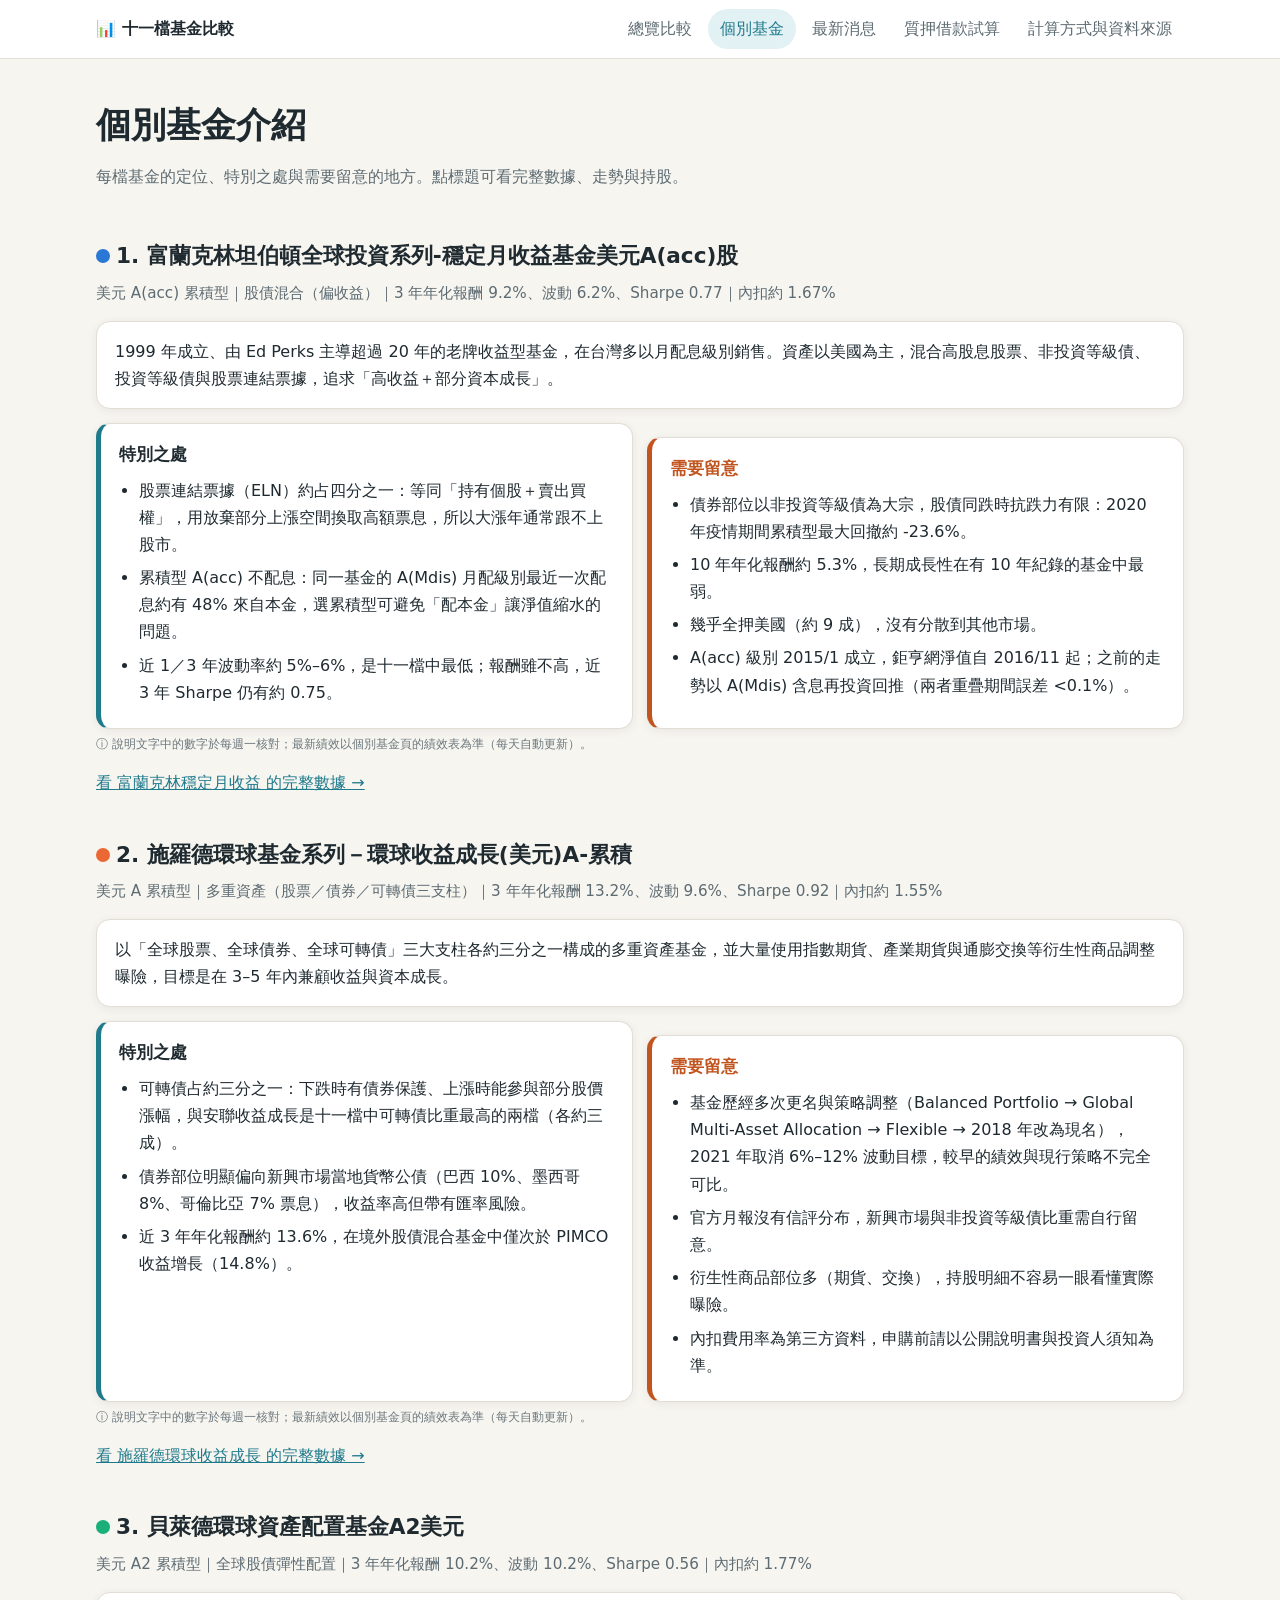
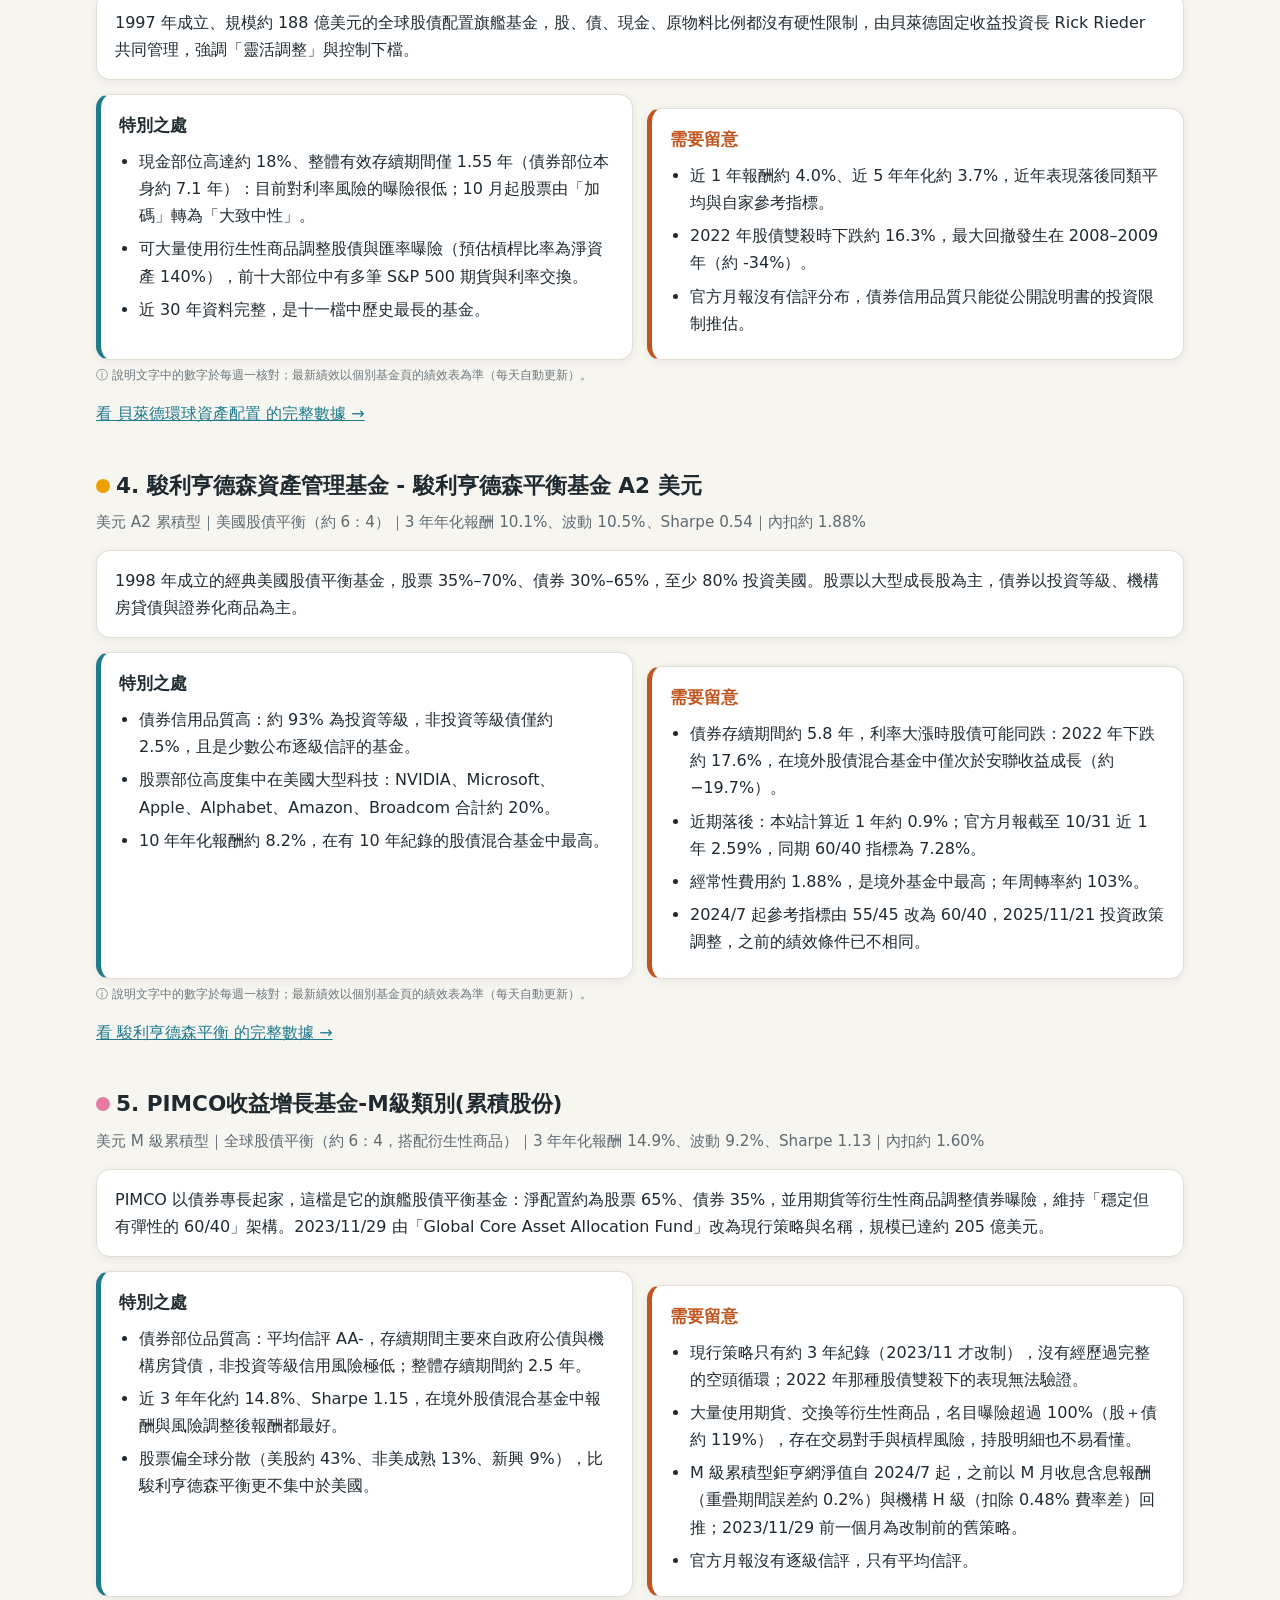
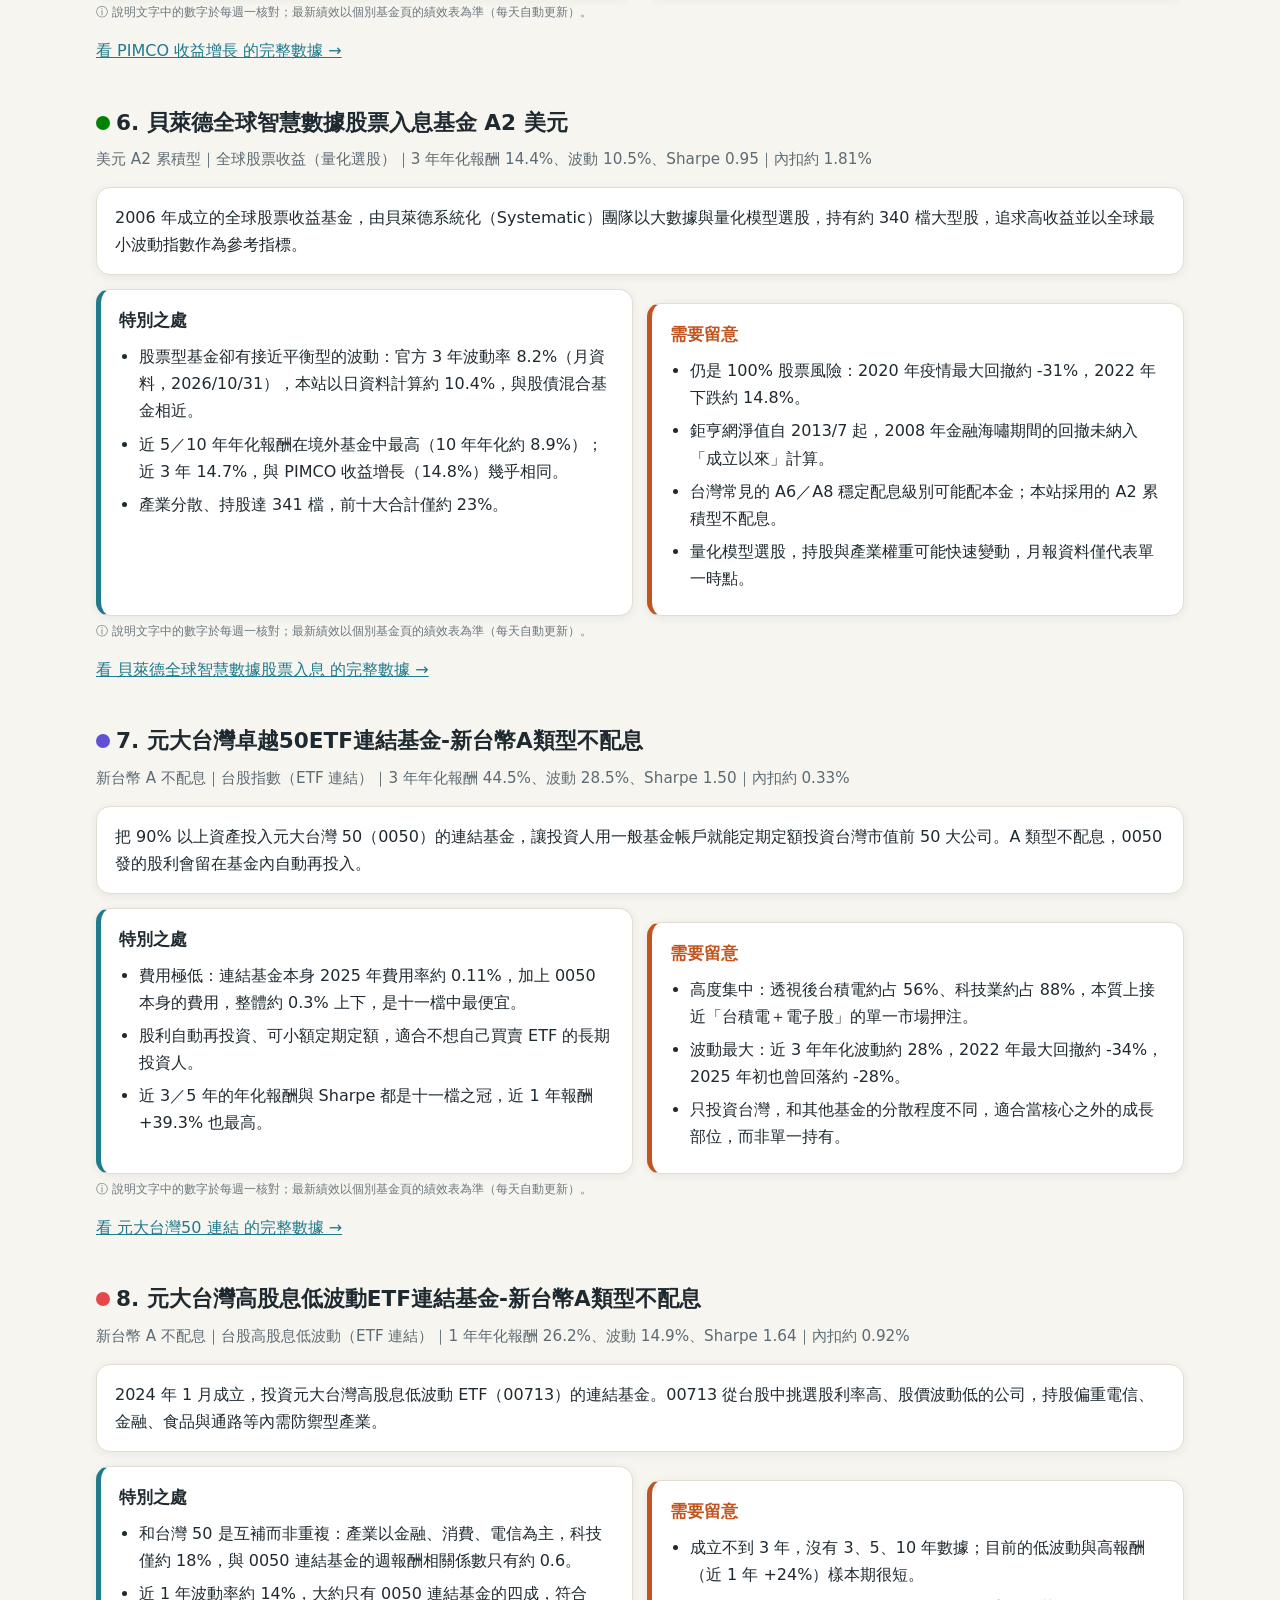
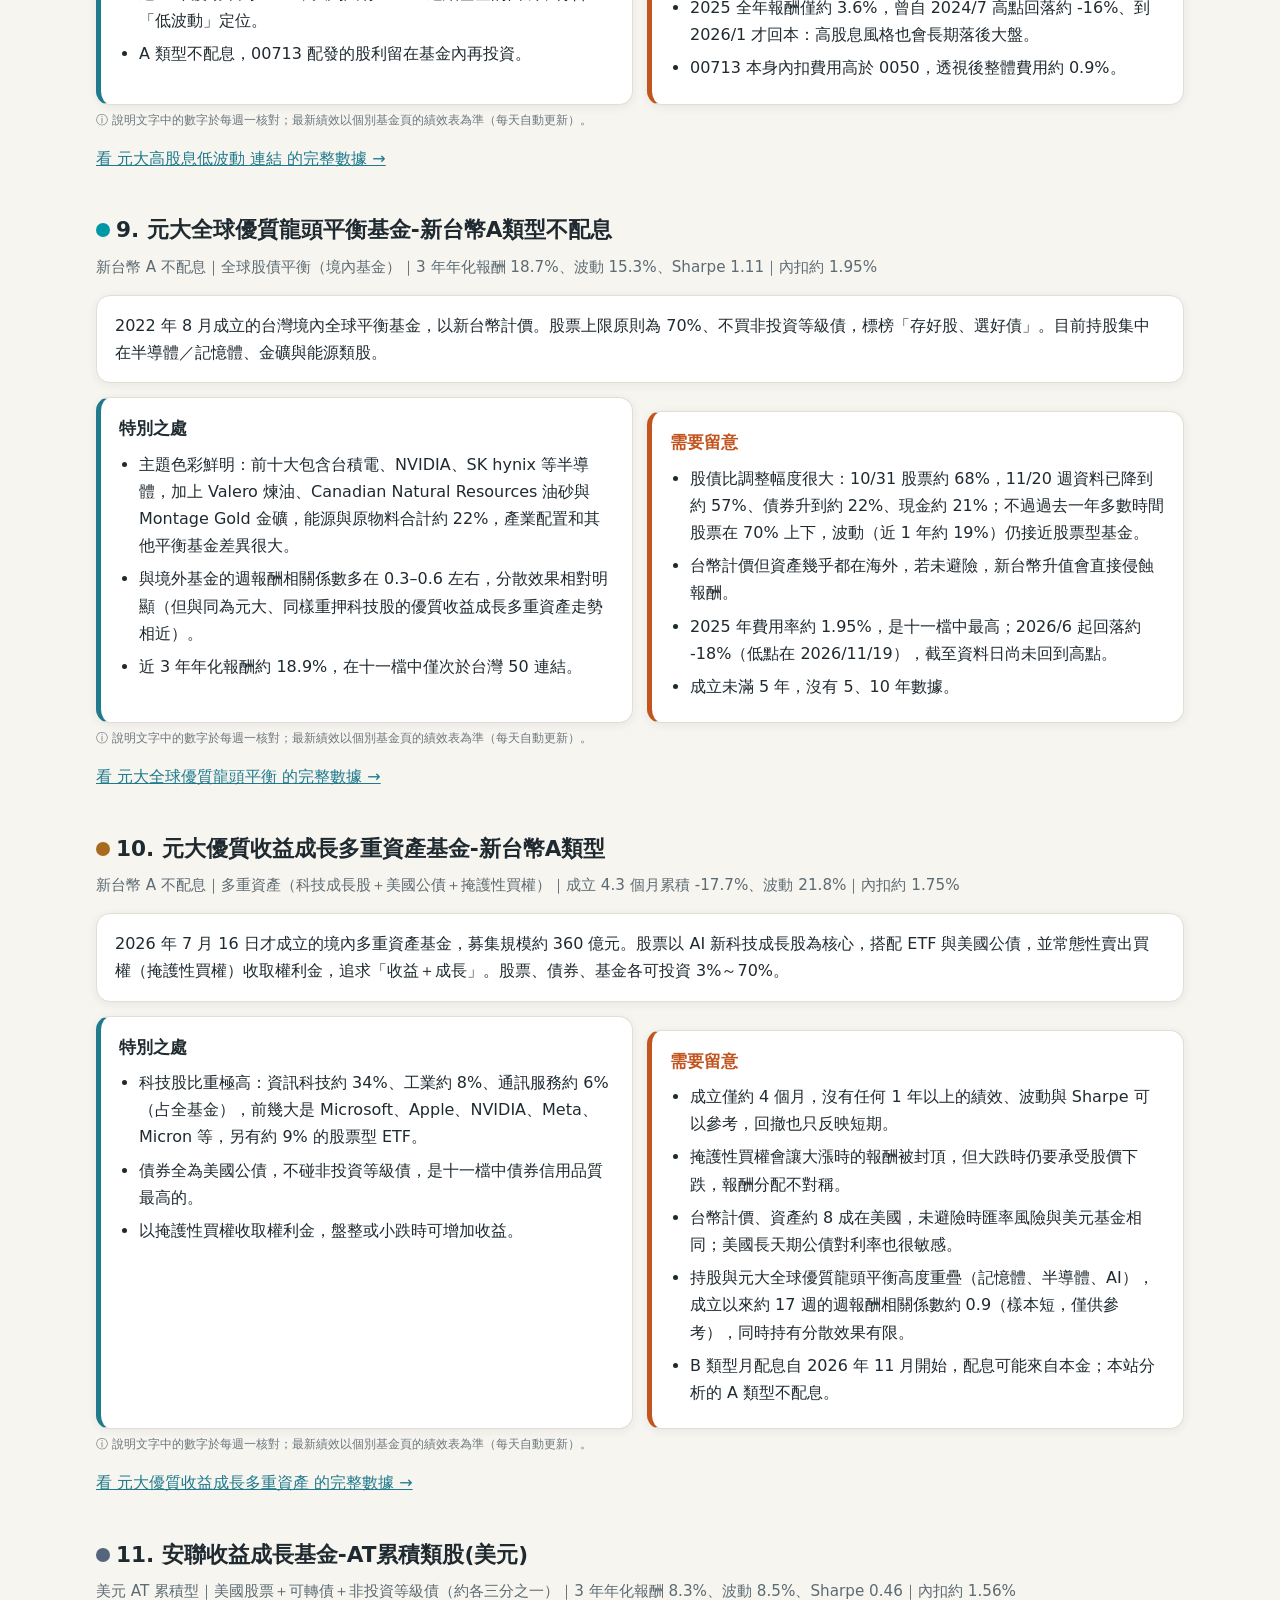
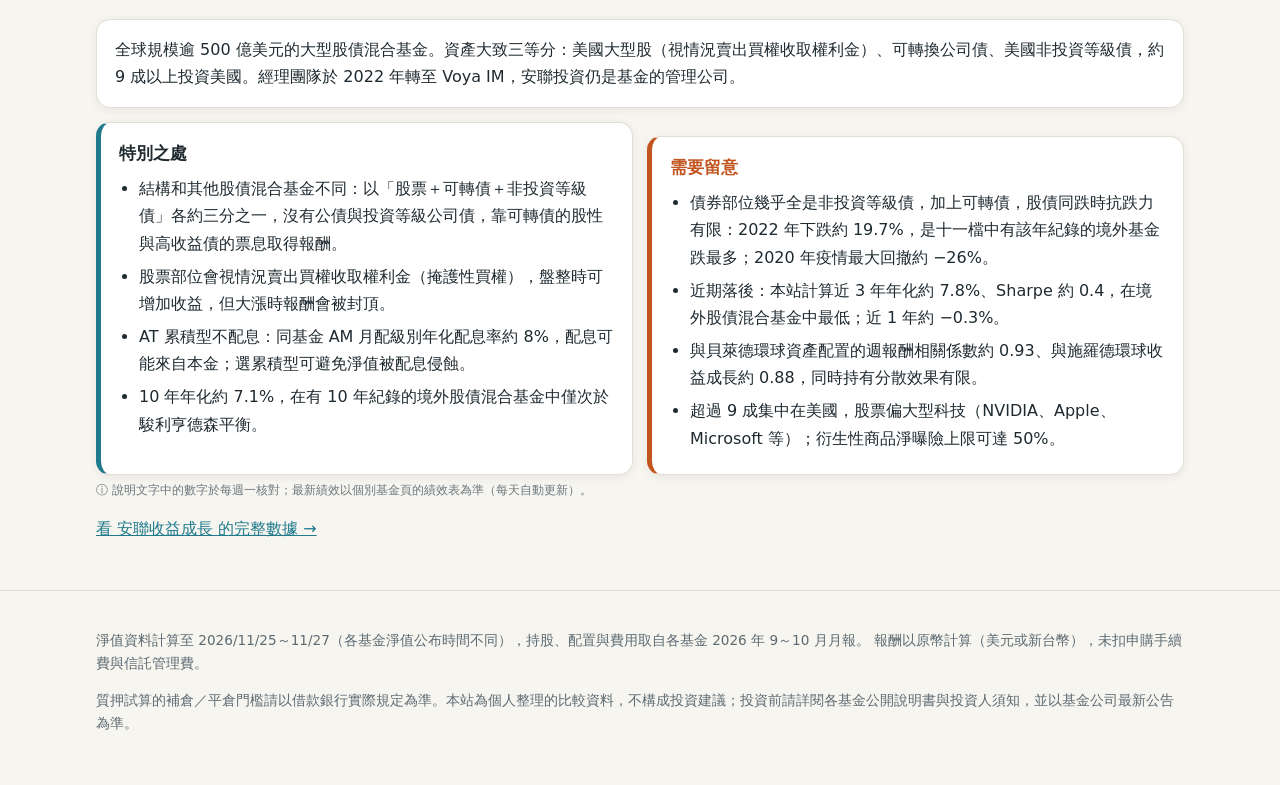
<file: funds.html>
<!doctype html>
<html lang="zh-Hant-TW">
<head>
  <meta charset="utf-8">
  <meta name="viewport" content="width=device-width, initial-scale=1">
  <title>個別基金介紹｜十一檔基金比較</title>
  <link rel="icon" type="image/svg+xml" href="favicon.svg">
  <link rel="stylesheet" href="css/style.css?v=7">
</head>
<body>
  <header id="site-header"></header>
  <main class="wrap">
    <div class="hero">
      <h1>個別基金介紹</h1>
      <p>每檔基金的定位、特別之處與需要留意的地方。點標題可看完整數據、走勢與持股。</p>
    </div>
    <div id="list"></div>
  </main>
  <footer id="site-footer"></footer>
  <div id="tip"></div>

  <script src="js/data.js?v=12"></script>
  <script src="js/series.js?v=9"></script>
  <script src="js/common.js?v=10"></script>
  <script>
    renderChrome("funds.html");
    document.getElementById("list").innerHTML = FUNDS.map(f => {
      const p = headline(f);
      return `<section id="${f.key}">
        <h2><a href="fund.html?id=${f.key}" style="text-decoration:none;color:inherit"><span class="dot" style="--c:${color(f)};width:14px;height:14px"></span>${f.no}. ${f.name}</a></h2>
        <p class="lead">${f.shareClass}｜${f.type}｜${p.label} ${pct(p.ret)}、波動 ${pct(p.vol)}${p.sharpe != null ? "、Sharpe " + num(p.sharpe) : ""}｜內扣約 ${f.fee.total.toFixed(2)}%</p>
        <div class="panel"><p style="margin:0">${f.intro}</p></div>
        <div class="two-col" style="margin-top:14px">
          <div class="panel good"><h3>特別之處</h3><ul class="points">${f.special.map(s => `<li>${s}</li>`).join("")}</ul></div>
          <div class="panel warn"><h3>需要留意</h3><ul class="points">${f.cautions.map(s => `<li>${s}</li>`).join("")}</ul></div>
        </div>
        <p class="caveat">說明文字中的數字於每週一核對；最新績效以個別基金頁的績效表為準（每天自動更新）。</p>
        <p><a href="fund.html?id=${f.key}">看 ${f.short} 的完整數據 →</a></p>
      </section>`;
    }).join("");
  </script>
</body>
</html>
</file>
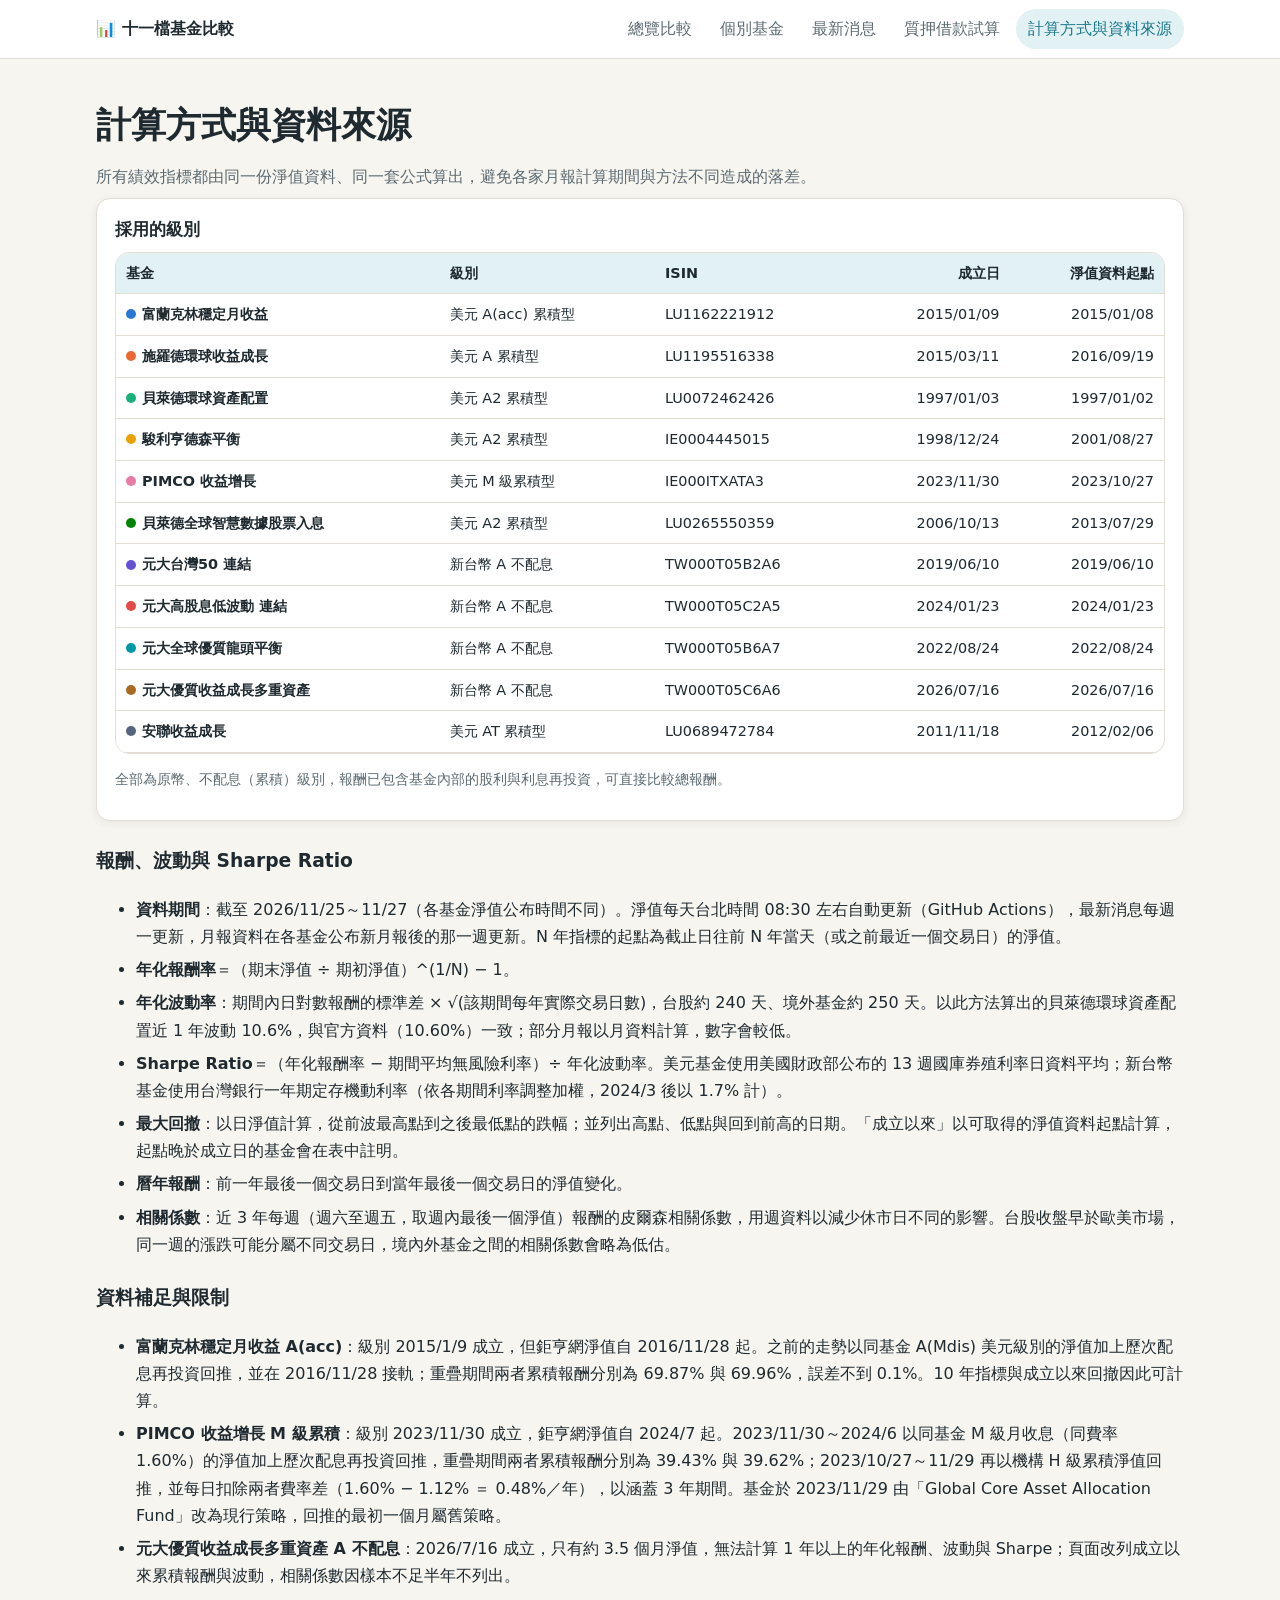
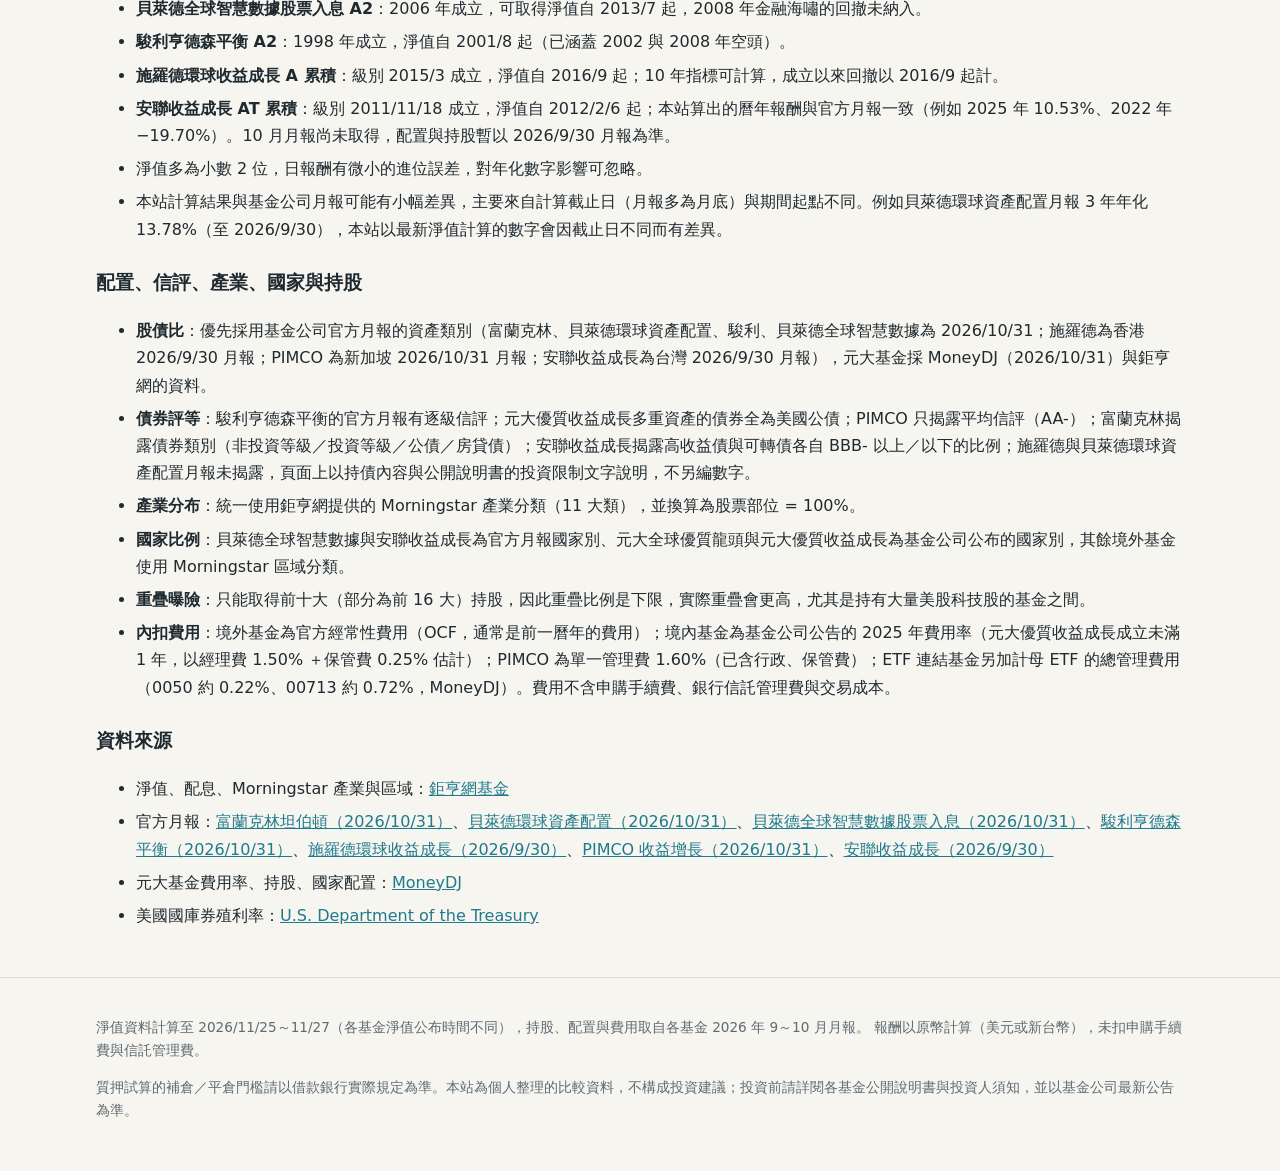
<file: method.html>
<!doctype html>
<html lang="zh-Hant-TW">
<head>
  <meta charset="utf-8">
  <meta name="viewport" content="width=device-width, initial-scale=1">
  <title>計算方式與資料來源｜十一檔基金比較</title>
  <link rel="icon" type="image/svg+xml" href="favicon.svg">
  <link rel="stylesheet" href="css/style.css?v=7">
</head>
<body>
  <header id="site-header"></header>
  <main class="wrap method">
    <div class="hero">
      <h1>計算方式與資料來源</h1>
      <p>所有績效指標都由同一份淨值資料、同一套公式算出，避免各家月報計算期間與方法不同造成的落差。</p>
    </div>

    <div class="panel">
      <h3 style="margin-top:0">採用的級別</h3>
      <div class="table-scroll" style="box-shadow:none"><table id="cls"></table></div>
      <p class="note">全部為原幣、不配息（累積）級別，報酬已包含基金內部的股利與利息再投資，可直接比較總報酬。</p>
    </div>

    <h3>報酬、波動與 Sharpe Ratio</h3>
    <ul>
      <li><strong>資料期間</strong>：截至 <span class="asof-full"></span>。淨值每天台北時間 08:30 左右自動更新（GitHub Actions），最新消息每週一更新，月報資料在各基金公布新月報後的那一週更新。N 年指標的起點為截止日往前 N 年當天（或之前最近一個交易日）的淨值。</li>
      <li><strong>年化報酬率</strong>＝（期末淨值 ÷ 期初淨值）^(1/N) − 1。</li>
      <li><strong>年化波動率</strong>：期間內日對數報酬的標準差 × √(該期間每年實際交易日數)，台股約 240 天、境外基金約 250 天。以此方法算出的貝萊德環球資產配置近 1 年波動 10.6%，與官方資料（10.60%）一致；部分月報以月資料計算，數字會較低。</li>
      <li><strong>Sharpe Ratio</strong>＝（年化報酬率 − 期間平均無風險利率）÷ 年化波動率。美元基金使用美國財政部公布的 13 週國庫券殖利率日資料平均；新台幣基金使用台灣銀行一年期定存機動利率（依各期間利率調整加權，2024/3 後以 1.7% 計）。</li>
      <li><strong>最大回撤</strong>：以日淨值計算，從前波最高點到之後最低點的跌幅；並列出高點、低點與回到前高的日期。「成立以來」以可取得的淨值資料起點計算，起點晚於成立日的基金會在表中註明。</li>
      <li><strong>曆年報酬</strong>：前一年最後一個交易日到當年最後一個交易日的淨值變化。</li>
      <li><strong>相關係數</strong>：近 3 年每週（週六至週五，取週內最後一個淨值）報酬的皮爾森相關係數，用週資料以減少休市日不同的影響。台股收盤早於歐美市場，同一週的漲跌可能分屬不同交易日，境內外基金之間的相關係數會略為低估。</li>
    </ul>

    <h3>資料補足與限制</h3>
    <ul>
      <li><strong>富蘭克林穩定月收益 A(acc)</strong>：級別 2015/1/9 成立，但鉅亨網淨值自 2016/11/28 起。之前的走勢以同基金 A(Mdis) 美元級別的淨值加上歷次配息再投資回推，並在 2016/11/28 接軌；重疊期間兩者累積報酬分別為 69.87% 與 69.96%，誤差不到 0.1%。10 年指標與成立以來回撤因此可計算。</li>
      <li><strong>PIMCO 收益增長 M 級累積</strong>：級別 2023/11/30 成立，鉅亨網淨值自 2024/7 起。2023/11/30～2024/6 以同基金 M 級月收息（同費率 1.60%）的淨值加上歷次配息再投資回推，重疊期間兩者累積報酬分別為 39.43% 與 39.62%；2023/10/27～11/29 再以機構 H 級累積淨值回推，並每日扣除兩者費率差（1.60% − 1.12% ＝ 0.48%／年），以涵蓋 3 年期間。基金於 2023/11/29 由「Global Core Asset Allocation Fund」改為現行策略，回推的最初一個月屬舊策略。</li>
      <li><strong>元大優質收益成長多重資產 A 不配息</strong>：2026/7/16 成立，只有約 3.5 個月淨值，無法計算 1 年以上的年化報酬、波動與 Sharpe；頁面改列成立以來累積報酬與波動，相關係數因樣本不足半年不列出。</li>
      <li><strong>貝萊德全球智慧數據股票入息 A2</strong>：2006 年成立，可取得淨值自 2013/7 起，2008 年金融海嘯的回撤未納入。</li>
      <li><strong>駿利亨德森平衡 A2</strong>：1998 年成立，淨值自 2001/8 起（已涵蓋 2002 與 2008 年空頭）。</li>
      <li><strong>施羅德環球收益成長 A 累積</strong>：級別 2015/3 成立，淨值自 2016/9 起；10 年指標可計算，成立以來回撤以 2016/9 起計。</li>
      <li><strong>安聯收益成長 AT 累積</strong>：級別 2011/11/18 成立，淨值自 2012/2/6 起；本站算出的曆年報酬與官方月報一致（例如 2025 年 10.53%、2022 年 −19.70%）。10 月月報尚未取得，配置與持股暫以 2026/9/30 月報為準。</li>
      <li>淨值多為小數 2 位，日報酬有微小的進位誤差，對年化數字影響可忽略。</li>
      <li>本站計算結果與基金公司月報可能有小幅差異，主要來自計算截止日（月報多為月底）與期間起點不同。例如貝萊德環球資產配置月報 3 年年化 13.78%（至 2026/9/30），本站以最新淨值計算的數字會因截止日不同而有差異。</li>
    </ul>

    <h3>配置、信評、產業、國家與持股</h3>
    <ul>
      <li><strong>股債比</strong>：優先採用基金公司官方月報的資產類別（富蘭克林、貝萊德環球資產配置、駿利、貝萊德全球智慧數據為 2026/10/31；施羅德為香港 2026/9/30 月報；PIMCO 為新加坡 2026/10/31 月報；安聯收益成長為台灣 2026/9/30 月報），元大基金採 MoneyDJ（2026/10/31）與鉅亨網的資料。</li>
      <li><strong>債券評等</strong>：駿利亨德森平衡的官方月報有逐級信評；元大優質收益成長多重資產的債券全為美國公債；PIMCO 只揭露平均信評（AA-）；富蘭克林揭露債券類別（非投資等級／投資等級／公債／房貸債）；安聯收益成長揭露高收益債與可轉債各自 BBB- 以上／以下的比例；施羅德與貝萊德環球資產配置月報未揭露，頁面上以持債內容與公開說明書的投資限制文字說明，不另編數字。</li>
      <li><strong>產業分布</strong>：統一使用鉅亨網提供的 Morningstar 產業分類（11 大類），並換算為股票部位 = 100%。</li>
      <li><strong>國家比例</strong>：貝萊德全球智慧數據與安聯收益成長為官方月報國家別、元大全球優質龍頭與元大優質收益成長為基金公司公布的國家別，其餘境外基金使用 Morningstar 區域分類。</li>
      <li><strong>重疊曝險</strong>：只能取得前十大（部分為前 16 大）持股，因此重疊比例是下限，實際重疊會更高，尤其是持有大量美股科技股的基金之間。</li>
      <li><strong>內扣費用</strong>：境外基金為官方經常性費用（OCF，通常是前一曆年的費用）；境內基金為基金公司公告的 2025 年費用率（元大優質收益成長成立未滿 1 年，以經理費 1.50% ＋保管費 0.25% 估計）；PIMCO 為單一管理費 1.60%（已含行政、保管費）；ETF 連結基金另加計母 ETF 的總管理費用（0050 約 0.22%、00713 約 0.72%，MoneyDJ）。費用不含申購手續費、銀行信託管理費與交易成本。</li>
    </ul>

    <h3>資料來源</h3>
    <ul>
      <li>淨值、配息、Morningstar 產業與區域：<a href="https://fund.cnyes.com/" target="_blank" rel="noopener">鉅亨網基金</a></li>
      <li>官方月報：<a href="https://www.franklintempleton.com.es/" target="_blank" rel="noopener">富蘭克林坦伯頓（2026/10/31）</a>、<a href="https://www.blackrock.com/sg/en/literature/fact-sheet/bgf-global-allocation-fund-class-a2-usd-factsheet-lu0072462426-sg-en-individual.pdf" target="_blank" rel="noopener">貝萊德環球資產配置（2026/10/31）</a>、<a href="https://www.blackrock.com/sg/en/literature/fact-sheet/bgf-systematic-global-equity-high-income-fund-class-a2-usd-factsheet-lu0265550359-sg-en-individual.pdf" target="_blank" rel="noopener">貝萊德全球智慧數據股票入息（2026/10/31）</a>、<a href="https://www.janushenderson.com/hkpi-en/Document/108725/janus-henderson-balanced-fund-factsheet" target="_blank" rel="noopener">駿利亨德森平衡（2026/10/31）</a>、<a href="https://www.sunlife.com.hk/content/dam/sunlife/regional/hong-kong/documents/E_WSAIU_FACTSHEET.pdf" target="_blank" rel="noopener">施羅德環球收益成長（2026/9/30）</a>、<a href="https://secure.fundsupermart.com/fsm/admin/buy/factsheet/factsheetALZP63.pdf" target="_blank" rel="noopener">PIMCO 收益增長（2026/10/31）</a>、<a href="https://doc.morningstar.com/document/2eec6bd0713d1017543747be72cc3e73.msdoc/?clientid=chiefsec&key=2ac645c64ae76124" target="_blank" rel="noopener">安聯收益成長（2026/9/30）</a></li>
      <li>元大基金費用率、持股、國家配置：<a href="https://yuantabank.moneydj.com/w/wr/wr04.djhtm?a=ACYT168-YT81" target="_blank" rel="noopener">MoneyDJ</a></li>
      <li>美國國庫券殖利率：<a href="https://home.treasury.gov/resource-center/data-chart-center/interest-rates" target="_blank" rel="noopener">U.S. Department of the Treasury</a></li>
    </ul>
  </main>
  <footer id="site-footer"></footer>
  <div id="tip"></div>

  <script src="js/data.js?v=12"></script>
  <script src="js/common.js?v=10"></script>
  <script>
    renderChrome("method.html");
    document.getElementById("cls").innerHTML = `<thead><tr><th>基金</th><th style="text-align:left">級別</th><th style="text-align:left">ISIN</th><th>成立日</th><th>淨值資料起點</th></tr></thead>
      <tbody>${FUNDS.map(f => `<tr><td class="fund">${fundLink(f)}</td><td style="text-align:left">${f.shareClass}</td><td style="text-align:left">${f.isin}</td><td>${ymd(f.inception)}</td><td>${ymd(f.dataStart)}</td></tr>`).join("")}</tbody>`;
  </script>
</body>
</html>
</file>
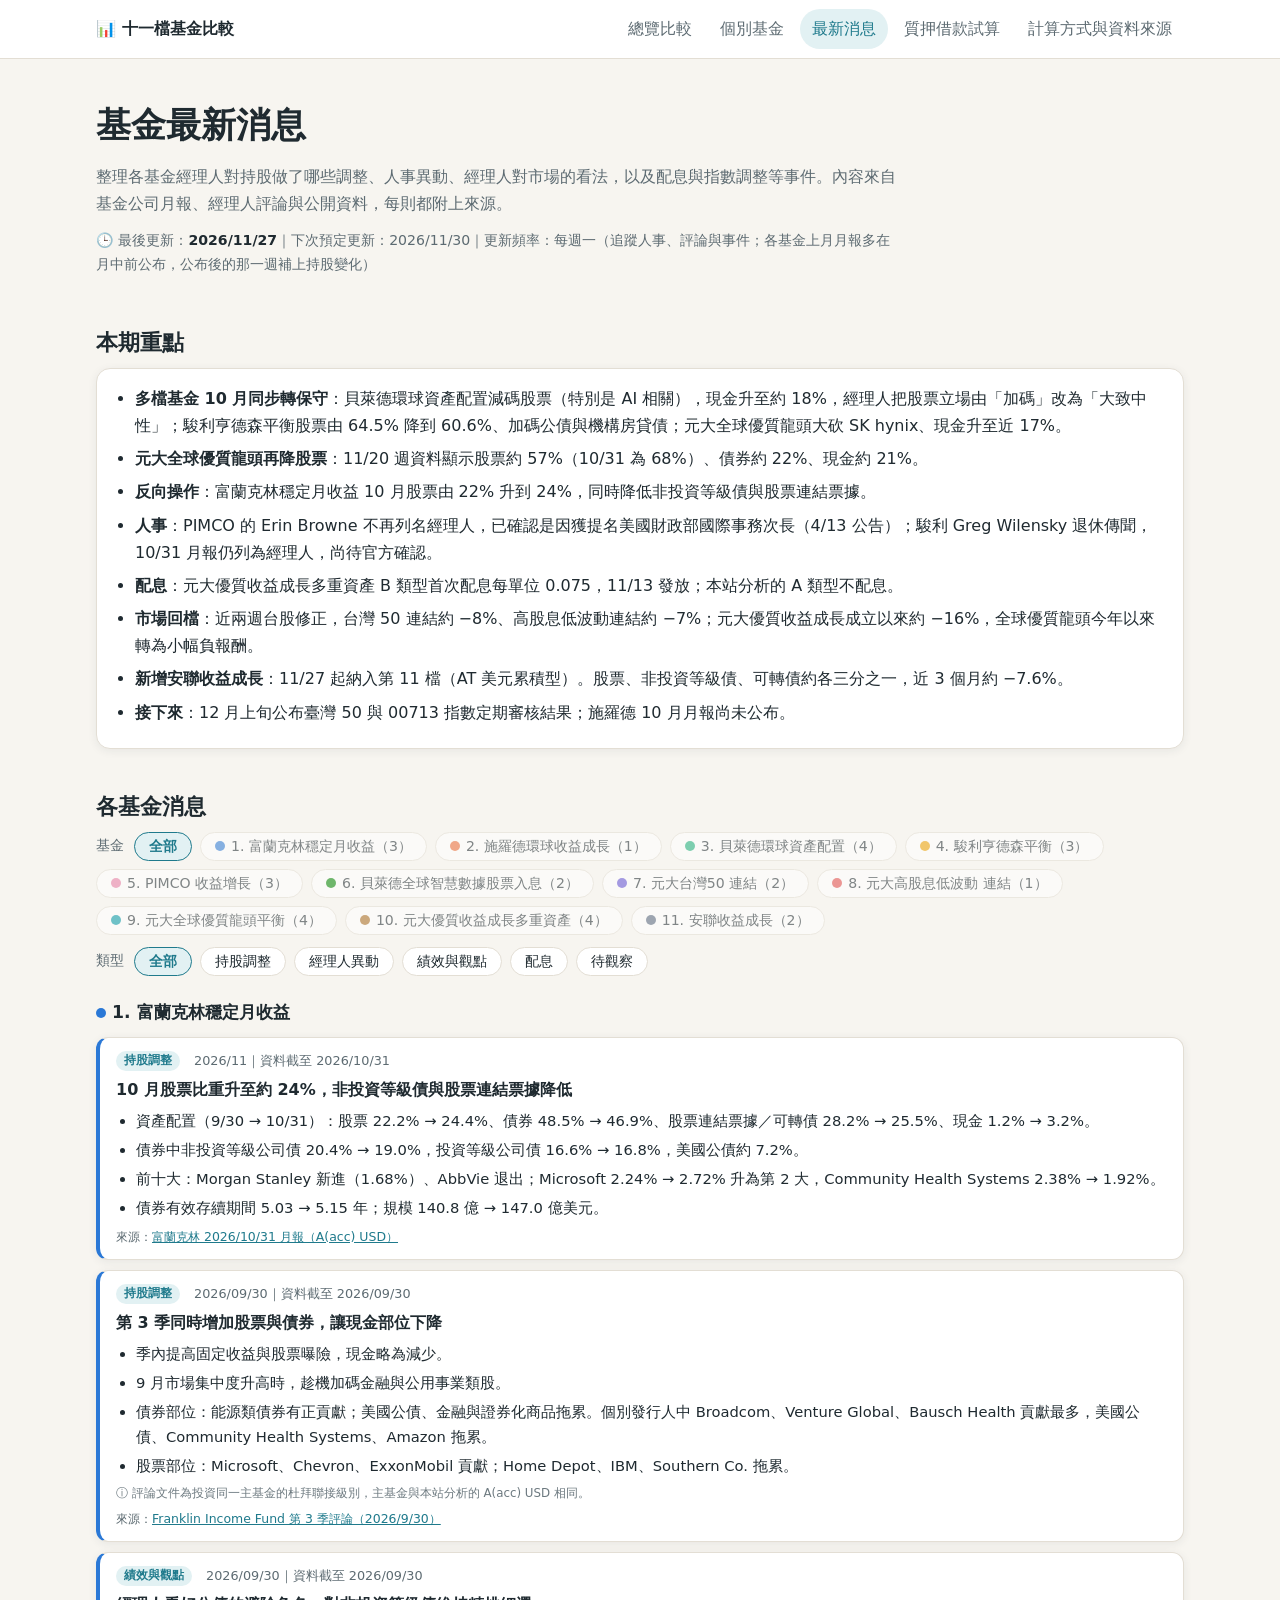
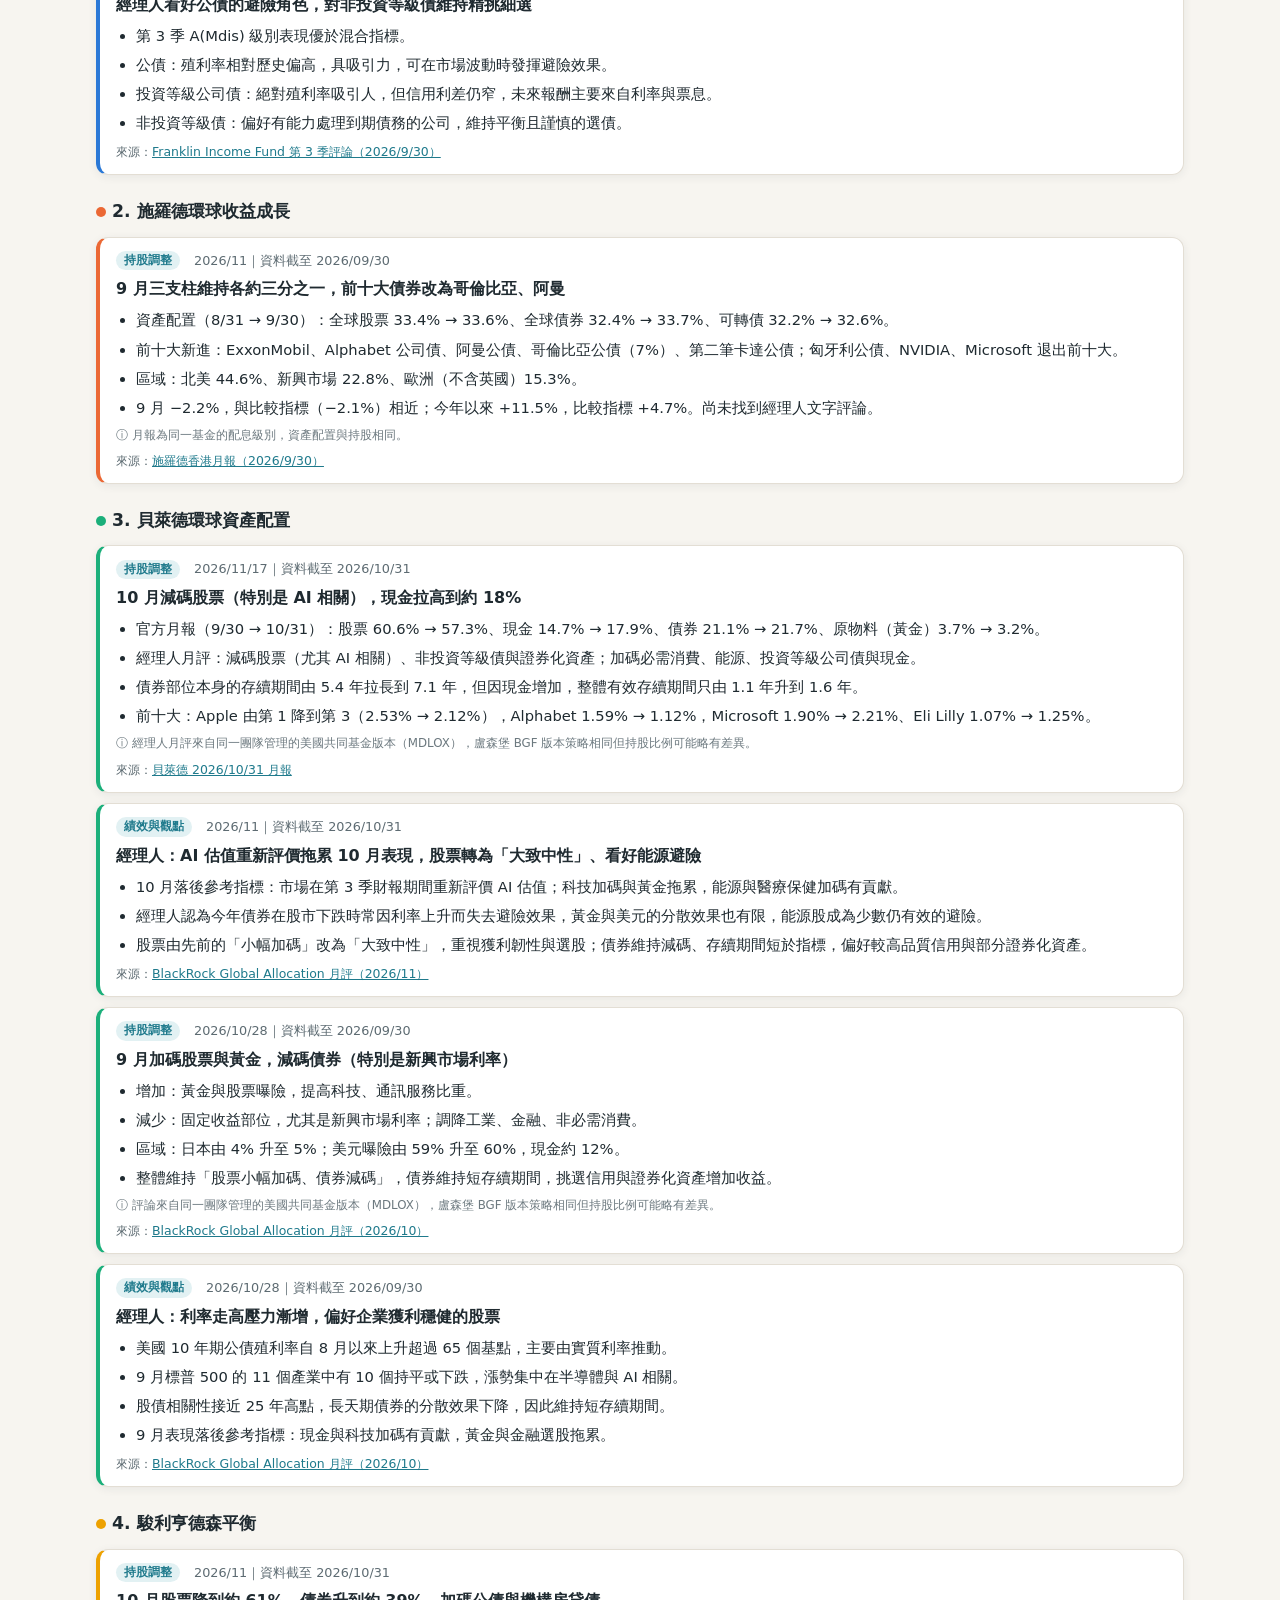
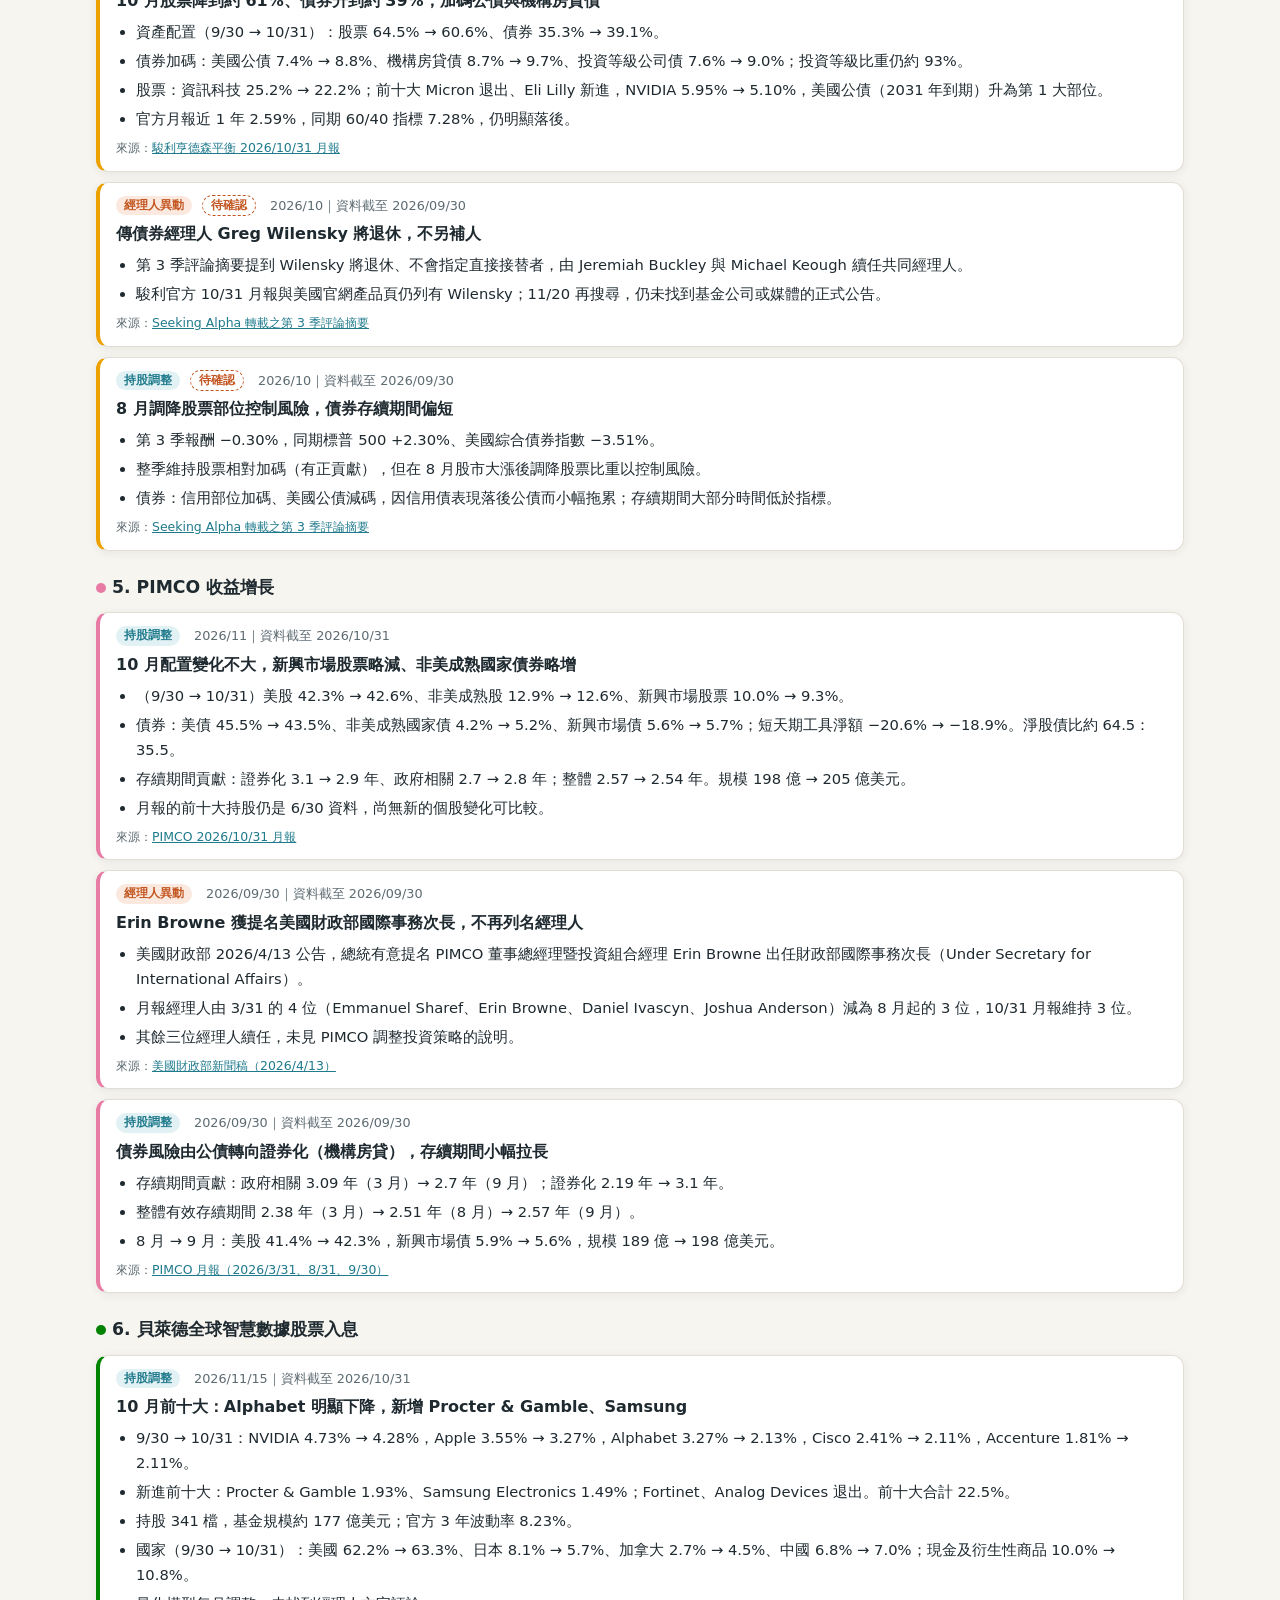
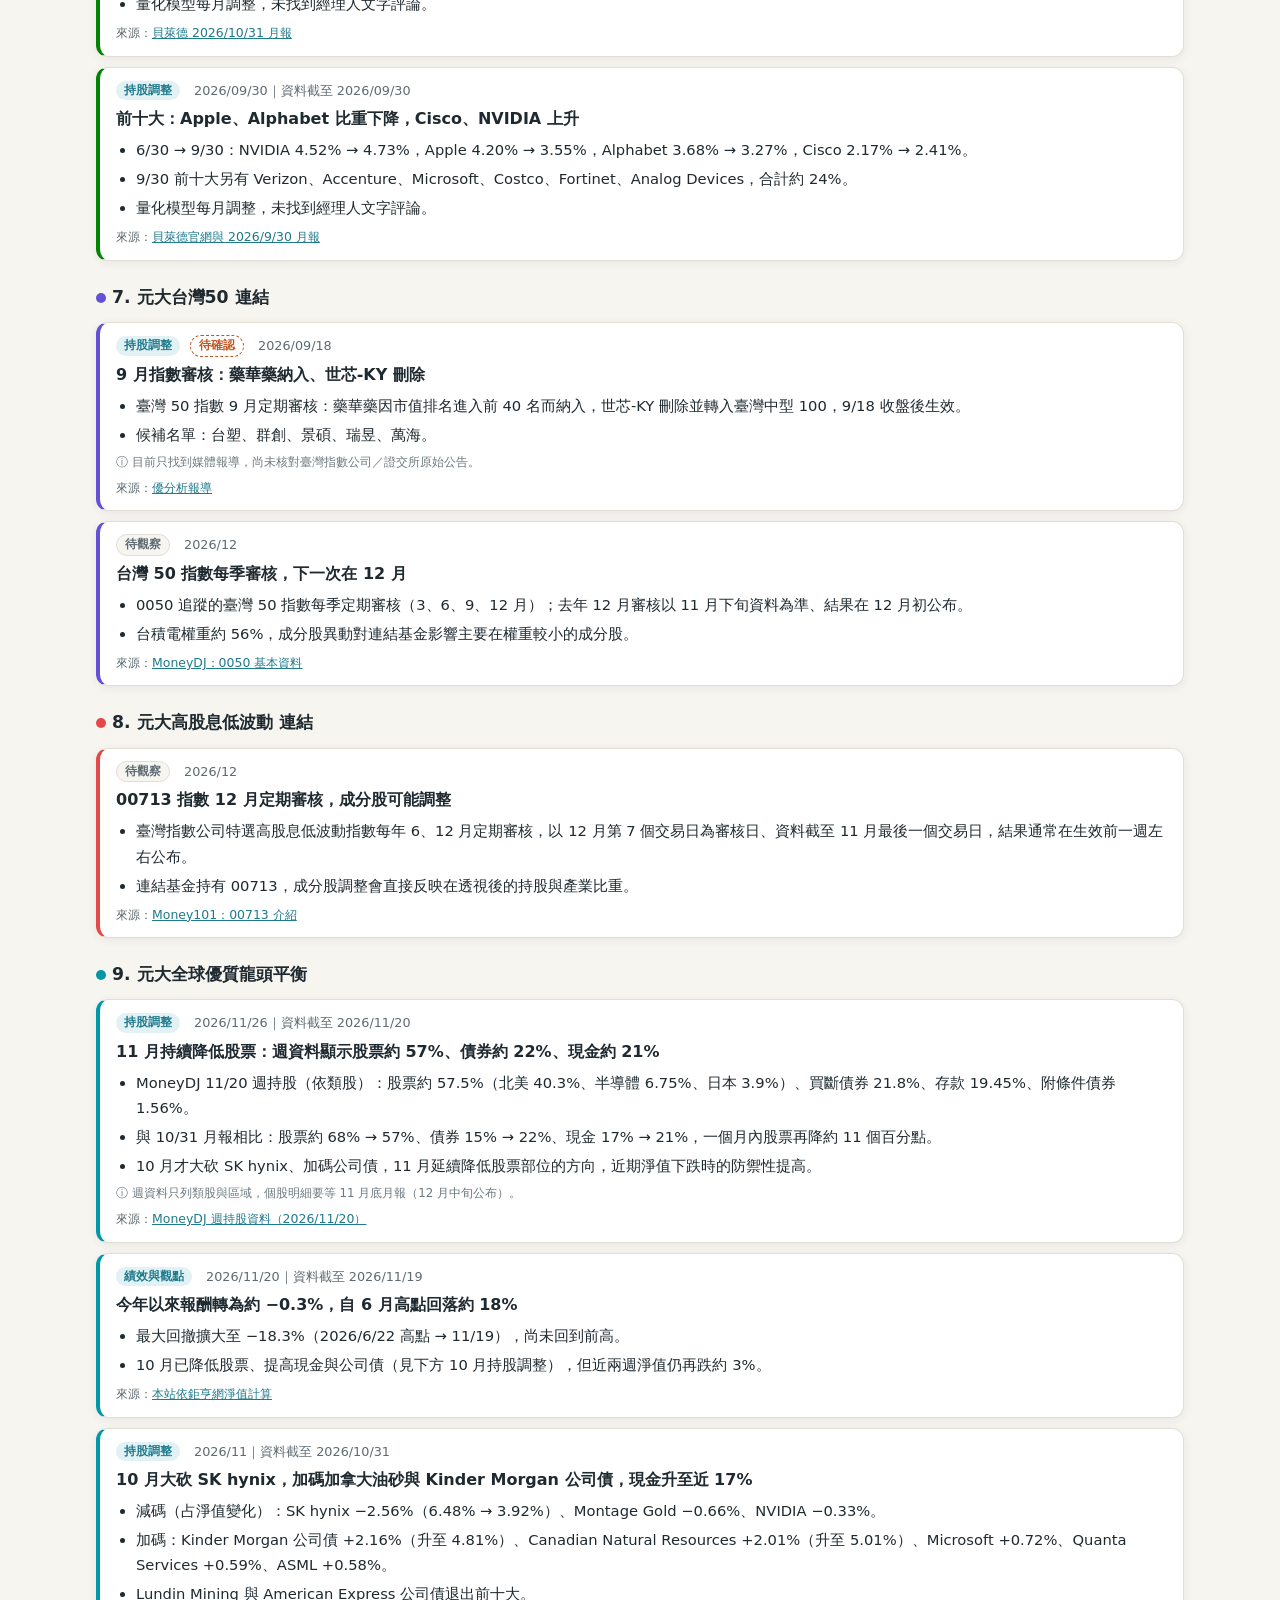
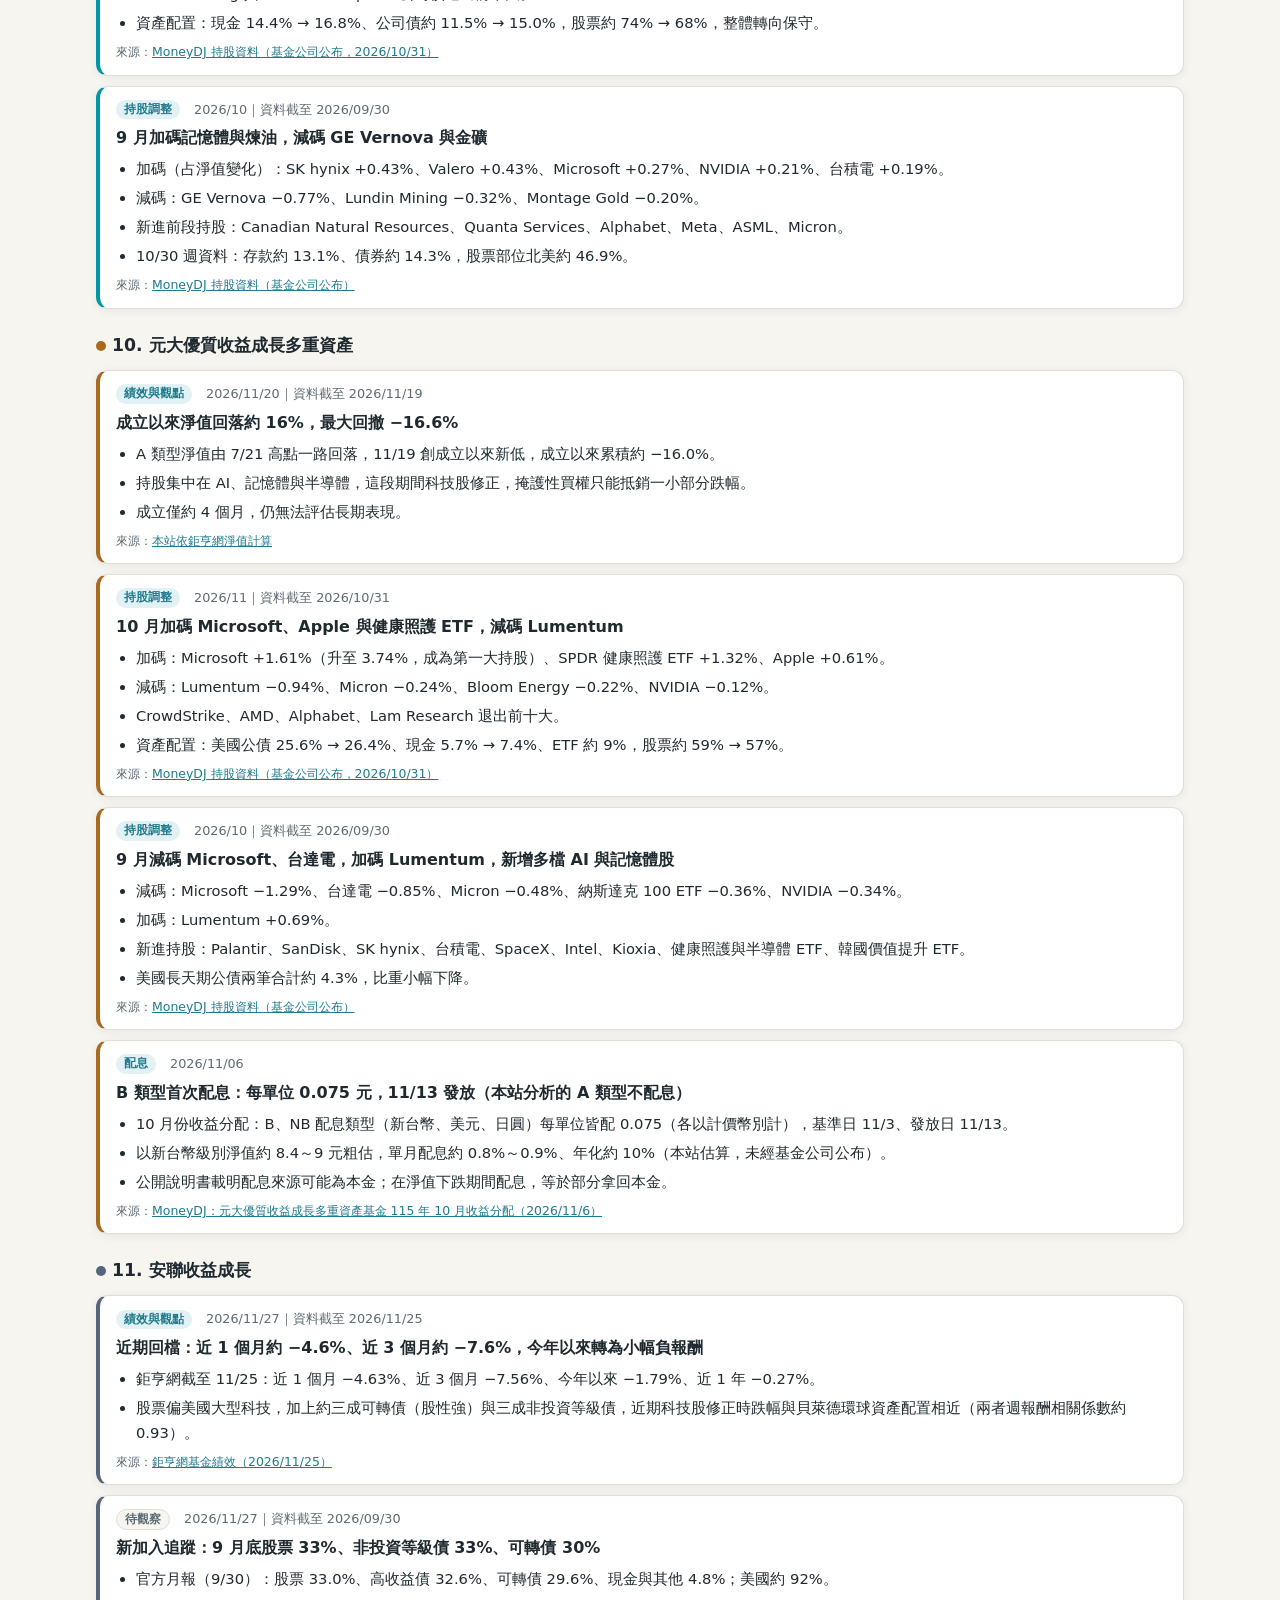
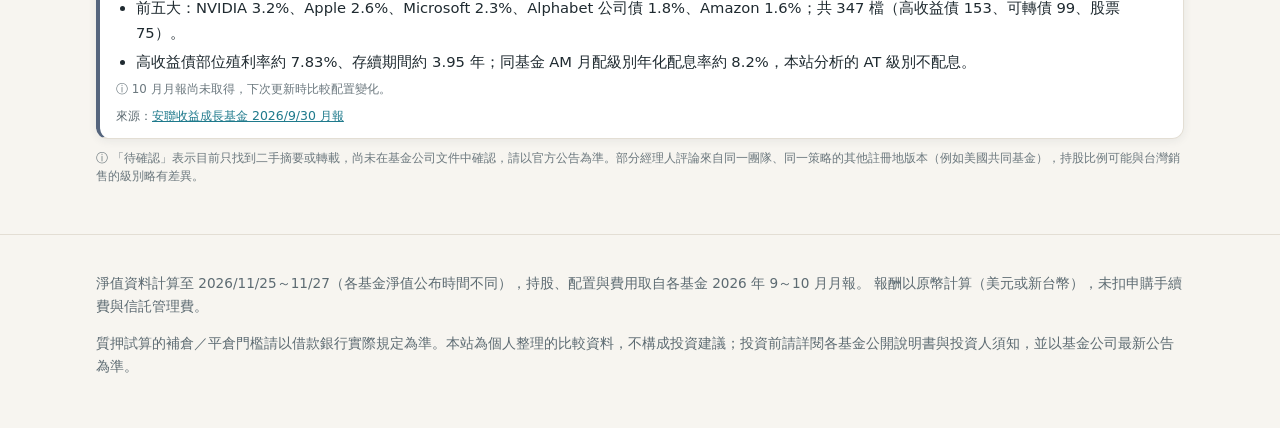
<file: news.html>
<!doctype html>
<html lang="zh-Hant-TW">
<head>
  <meta charset="utf-8">
  <meta name="viewport" content="width=device-width, initial-scale=1">
  <title>基金最新消息｜十一檔基金比較</title>
  <meta name="description" content="十一檔基金的經理人持股調整、人事異動、經理人觀點與配息等最新消息，每月更新。">
  <link rel="icon" type="image/svg+xml" href="favicon.svg">
  <link rel="stylesheet" href="css/style.css?v=7">
</head>
<body>
  <header id="site-header"></header>

  <main class="wrap">
    <div class="hero">
      <h1>基金最新消息</h1>
      <p>整理各基金經理人對持股做了哪些調整、人事異動、經理人對市場的看法，以及配息與指數調整等事件。內容來自基金公司月報、經理人評論與公開資料，每則都附上來源。</p>
      <p class="updated" id="news-meta"></p>
    </div>

    <section>
      <h2>本期重點</h2>
      <div class="panel">
        <ul class="points">
          <li><b>多檔基金 10 月同步轉保守</b>：貝萊德環球資產配置減碼股票（特別是 AI 相關），現金升至約 18%，經理人把股票立場由「加碼」改為「大致中性」；駿利亨德森平衡股票由 64.5% 降到 60.6%、加碼公債與機構房貸債；元大全球優質龍頭大砍 SK hynix、現金升至近 17%。</li>
          <li><b>元大全球優質龍頭再降股票</b>：11/20 週資料顯示股票約 57%（10/31 為 68%）、債券約 22%、現金約 21%。</li>
          <li><b>反向操作</b>：富蘭克林穩定月收益 10 月股票由 22% 升到 24%，同時降低非投資等級債與股票連結票據。</li>
          <li><b>人事</b>：PIMCO 的 Erin Browne 不再列名經理人，已確認是因獲提名美國財政部國際事務次長（4/13 公告）；駿利 Greg Wilensky 退休傳聞，10/31 月報仍列為經理人，尚待官方確認。</li>
          <li><b>配息</b>：元大優質收益成長多重資產 B 類型首次配息每單位 0.075，11/13 發放；本站分析的 A 類型不配息。</li>
          <li><b>市場回檔</b>：近兩週台股修正，台灣 50 連結約 −8%、高股息低波動連結約 −7%；元大優質收益成長成立以來約 −16%，全球優質龍頭今年以來轉為小幅負報酬。</li>
          <li><b>新增安聯收益成長</b>：11/27 起納入第 11 檔（AT 美元累積型）。股票、非投資等級債、可轉債約各三分之一，近 3 個月約 −7.6%。</li>
          <li><b>接下來</b>：12 月上旬公布臺灣 50 與 00713 指數定期審核結果；施羅德 10 月月報尚未公布。</li>
        </ul>
      </div>
    </section>

    <section>
      <h2>各基金消息</h2>
      <div class="filters" id="fund-chips"></div>
      <div class="filters" id="type-chips"></div>
      <div id="news-list"></div>
      <p class="caveat">「待確認」表示目前只找到二手摘要或轉載，尚未在基金公司文件中確認，請以官方公告為準。部分經理人評論來自同一團隊、同一策略的其他註冊地版本（例如美國共同基金），持股比例可能與台灣銷售的級別略有差異。</p>
    </section>
  </main>

  <footer id="site-footer"></footer>
  <div id="tip"></div>

  <script src="js/data.js?v=12"></script>
  <script src="js/common.js?v=10"></script>
  <script src="js/news.js?v=8"></script>
  <script>
    renderChrome("news.html");
    document.getElementById("news-meta").innerHTML =
      `🕒 最後更新：<b>${ymd(NEWS_META.updated)}</b>｜下次預定更新：${ymd(NEWS_META.next)}｜更新頻率：${NEWS_META.frequency}`;

    const TYPES = ["持股調整", "經理人異動", "績效與觀點", "配息", "待觀察"];
    let fundSel = "all", typeSel = "all";
    const chip = (attr, val, label, on, c) => `<button class="chip ${c ? "fund-chip" : ""} ${on ? "on" : ""}" data-${attr}="${val}">${c ? `<span class="dot" style="--c:${c}"></span>` : ""}${label}</button>`;
    function drawChips() {
      const count = k => NEWS.filter(n => n.fund === k).length;
      document.getElementById("fund-chips").innerHTML = `<span class="label">基金</span>` + chip("f", "all", "全部", fundSel === "all") +
        FUNDS.map(f => chip("f", f.key, `${f.no}. ${f.short}（${count(f.key)}）`, fundSel === f.key, color(f))).join("");
      document.getElementById("type-chips").innerHTML = `<span class="label">類型</span>` + chip("t", "all", "全部", typeSel === "all") +
        TYPES.map(t => chip("t", t, t, typeSel === t)).join("");
    }
    const when = d => d.length === 7 ? d.replace("-", "/") : ymd(d);
    function drawList() {
      const html = FUNDS.map(f => {
        const items = NEWS.filter(n => n.fund === f.key && (typeSel === "all" || n.type === typeSel));
        if ((fundSel !== "all" && fundSel !== f.key) || !items.length) return "";
        return `<div class="news-fund"><h3><a href="fund.html?id=${f.key}" style="text-decoration:none;color:inherit"><span class="dot" style="--c:${color(f)}"></span>${f.no}. ${f.short}</a></h3>
          ${items.map(n => `<article class="news-card" style="--c:${color(f)}">
            <div class="news-head"><span class="badge type-${TYPES.indexOf(n.type)}">${n.type}</span>${n.verified ? "" : `<span class="badge unverified">待確認</span>`}
              <span class="news-date">${when(n.date)}${n.asOf ? `｜資料截至 ${ymd(n.asOf)}` : ""}</span></div>
            <h4>${n.title}</h4>
            <ul>${n.points.map(p => `<li>${p}</li>`).join("")}</ul>
            ${n.note ? `<p class="caveat">${n.note}</p>` : ""}
            <p class="src">來源：<a href="${encodeURI(n.source.url)}" target="_blank" rel="noopener">${n.source.name}</a></p>
          </article>`).join("")}</div>`;
      }).join("");
      document.getElementById("news-list").innerHTML = html || `<p class="note">這個條件下目前沒有消息。</p>`;
    }
    document.addEventListener("click", e => {
      const b = e.target.closest("button[data-f], button[data-t]"); if (!b) return;
      if (b.dataset.f) fundSel = b.dataset.f; else typeSel = b.dataset.t;
      drawChips(); drawList();
    });
    drawChips(); drawList();
  </script>
</body>
</html>
</file>
<file: css/style.css>
:root {
  --bg: #f7f5f0;
  --card: #ffffff;
  --text: #1f2a30;
  --muted: #5d6b72;
  --line: #e3ded4;
  --accent: #1f7a8c;
  --accent-soft: #e2f1f3;
  --warm: #c2551f;
  --warm-soft: #fbe9df;
  --shadow: 0 2px 10px rgba(30, 40, 50, .07);
  /* 圖表：各基金固定顏色（依編號，不隨排序改變）；第 9 檔以後另以虛線區分 */
  --s1: #2a78d6; --s2: #eb6834; --s3: #1baf7a; --s4: #eda100;
  --s5: #e87ba4; --s6: #008300; --s7: #6250d6; --s8: #e34948;
  --s9: #0097a7; --s10: #a86a1f; --s11: #55657d;
  --pos: #2a78d6; --neg: #eb6834;
  --grid: #ebe7df;
}
@media (prefers-color-scheme: dark) {
  :root {
    --bg: #14191c;
    --card: #1d2428;
    --text: #e8ecee;
    --muted: #9fb0b8;
    --line: #2e383d;
    --accent: #5cc2d4;
    --accent-soft: #1d3a40;
    --warm: #f29a62;
    --warm-soft: #3a2a20;
    --shadow: 0 2px 10px rgba(0, 0, 0, .3);
    --s1: #3987e5; --s2: #d95926; --s3: #199e70; --s4: #c98500;
    --s5: #d55181; --s6: #008300; --s7: #9085e9; --s8: #e66767;
    --s9: #00a7b8; --s10: #b97a2e; --s11: #93a4bd;
    --pos: #3987e5; --neg: #d95926;
    --grid: #2a3338;
  }
}

* { box-sizing: border-box; }
body {
  margin: 0;
  background: var(--bg);
  color: var(--text);
  font-family: "Noto Sans TC", "PingFang TC", "Microsoft JhengHei", system-ui, sans-serif;
  line-height: 1.7;
}
a { color: var(--accent); }
.wrap { max-width: 1120px; margin: 0 auto; padding: 0 16px; }

/* 頁首 */
#site-header { background: var(--card); border-bottom: 1px solid var(--line); position: sticky; top: 0; z-index: 10; }
.header-inner { display: flex; align-items: center; justify-content: space-between; gap: 12px; min-height: 58px; }
.brand { font-weight: 700; text-decoration: none; color: var(--text); white-space: nowrap; }
nav { display: flex; gap: 4px; flex-wrap: wrap; }
nav a { text-decoration: none; color: var(--muted); padding: 6px 12px; border-radius: 999px; white-space: nowrap; }
nav a.active, nav a:hover { background: var(--accent-soft); color: var(--accent); }
@media (max-width: 720px) { .header-inner { flex-wrap: wrap; padding: 8px 16px; } }

/* 主視覺 */
.hero { padding: 36px 0 8px; }
.hero h1 { font-size: clamp(1.5rem, 4vw, 2.2rem); margin: 0 0 8px; }
.hero p { color: var(--muted); margin: 0; max-width: 800px; }
.toc { display: flex; gap: 8px; flex-wrap: wrap; margin-top: 16px; }
.toc a { font-size: .88rem; text-decoration: none; border: 1.5px solid var(--line); background: var(--card); color: var(--text); padding: 4px 12px; border-radius: 999px; }
.toc a:hover { border-color: var(--accent); color: var(--accent); }

h2 { font-size: 1.35rem; margin: 40px 0 6px; scroll-margin-top: 80px; }
h2 + .lead { margin-top: 0; }
.lead { color: var(--muted); margin: 0 0 14px; font-size: .95rem; }
section { margin-bottom: 12px; }
.note { color: var(--muted); font-size: .85rem; }
.nowrap { white-space: nowrap; }

/* 基金卡片 */
.grid { display: grid; grid-template-columns: repeat(auto-fill, minmax(250px, 1fr)); gap: 14px; }
.card {
  background: var(--card); border-radius: 14px; box-shadow: var(--shadow); border: 1px solid var(--line);
  text-decoration: none; color: inherit; display: flex; flex-direction: column; padding: 14px 16px;
  border-top: 5px solid var(--c); transition: transform .15s, box-shadow .15s;
}
.card:hover { transform: translateY(-3px); box-shadow: 0 6px 18px rgba(30, 40, 50, .14); }
.card h3 { margin: 0; font-size: 1.05rem; line-height: 1.4; }
.card .meta { font-size: .8rem; color: var(--muted); margin: 2px 0 8px; }
.card .kpis { display: grid; grid-template-columns: repeat(3, 1fr); gap: 6px; margin-top: auto; }
.kpi { background: var(--bg); border-radius: 8px; padding: 6px 8px; }
.kpi .k { font-size: .72rem; color: var(--muted); display: block; }
.kpi .v { font-weight: 700; font-size: .98rem; }
.card .more { margin-top: 10px; font-size: .85rem; color: var(--accent); font-weight: 600; }
.badge { display: inline-block; font-size: .72rem; padding: 0 8px; border-radius: 999px; background: var(--accent-soft); color: var(--accent); margin-right: 4px; font-weight: 600; }
.dot { display: inline-block; width: 10px; height: 10px; border-radius: 50%; background: var(--c); margin-right: 6px; vertical-align: 0; flex: none; }

/* 面板與表格 */
.panel { background: var(--card); border: 1px solid var(--line); border-radius: 14px; padding: 16px 18px; box-shadow: var(--shadow); }
.panel h3 { margin: 0 0 8px; font-size: 1.05rem; }
.panel + .panel { margin-top: 14px; }
.table-scroll { overflow-x: auto; background: var(--card); border-radius: 14px; border: 1px solid var(--line); box-shadow: var(--shadow); }
table { border-collapse: collapse; width: 100%; font-size: .9rem; }
th, td { padding: 8px 10px; text-align: right; border-bottom: 1px solid var(--line); white-space: nowrap; }
th { background: var(--accent-soft); font-weight: 700; position: sticky; top: 0; }
th:first-child, td:first-child { text-align: left; position: sticky; left: 0; background: var(--card); z-index: 1; }
th:first-child { background: var(--accent-soft); z-index: 2; }
thead tr.group th { text-align: center; border-bottom: 0; }
td.fund a { text-decoration: none; color: var(--text); font-weight: 600; display: inline-flex; align-items: center; }
td.fund a:hover { color: var(--accent); }
td.na { color: var(--muted); }
td .sub { display: block; font-size: .75rem; color: var(--muted); }
th button { all: unset; cursor: pointer; }
th button::after { content: " ↕"; color: var(--muted); font-size: .8em; }
th button.on::after { content: " ↓"; color: var(--accent); }
.best { font-weight: 700; }
.best::after { content: " ▲"; font-size: .7em; color: var(--accent); }

.filters { display: flex; gap: 8px; flex-wrap: wrap; margin: 0 0 12px; align-items: center; }
.filters .label { font-size: .85rem; color: var(--muted); margin-right: 2px; }
.chip {
  border: 1.5px solid var(--line); background: var(--card); color: var(--text);
  padding: 4px 14px; border-radius: 999px; cursor: pointer; font-size: .88rem; font-family: inherit;
}
.chip.on { border-color: var(--accent); background: var(--accent-soft); color: var(--accent); font-weight: 600; }
.chip.fund-chip { display: inline-flex; align-items: center; }
.chip.fund-chip:not(.on) { opacity: .55; }
.picker { margin: 0 0 22px; }
.picker-head { display: flex; flex-wrap: wrap; align-items: center; gap: 6px 12px; margin-bottom: 10px; }
.picker-btns { display: flex; gap: 6px; margin-left: auto; }
.picker-btns .chip { padding: 2px 10px; font-size: .82rem; }

/* 圖表 */
.chart-box { position: relative; height: 380px; }
.chart-box.short { height: 300px; }
.chart-box.tall { height: 440px; }
.charts-3 { display: grid; grid-template-columns: repeat(3, 1fr); gap: 14px; }
.charts-2 { display: grid; grid-template-columns: 1fr 1fr; gap: 14px; }
@media (max-width: 900px) { .charts-3, .charts-2 { grid-template-columns: 1fr; } }

/* 橫向堆疊長條（HTML） */
.stack-list { display: grid; gap: 10px; }
.stack-row { display: grid; grid-template-columns: 210px 1fr; gap: 12px; align-items: center; }
.stack-row .nm { font-size: .88rem; font-weight: 600; display: flex; align-items: center; }
.stack-row .nm a { color: var(--text); text-decoration: none; }
.stack { display: flex; height: 26px; border-radius: 4px; overflow: hidden; gap: 2px; background: var(--card); }
.stack span { display: flex; align-items: center; justify-content: center; font-size: .72rem; color: #fff; min-width: 0; overflow: hidden; white-space: nowrap; cursor: default; }
.legend { display: flex; flex-wrap: wrap; gap: 6px 16px; margin: 0 0 12px; font-size: .85rem; color: var(--muted); }
.legend i { display: inline-block; width: 12px; height: 12px; border-radius: 3px; margin-right: 6px; vertical-align: -1px; }
@media (max-width: 640px) { .stack-row { grid-template-columns: 1fr; gap: 4px; } }

/* 熱度表 */
td.heat { color: var(--text); }
.matrix td, .matrix th { text-align: center; min-width: 74px; }
.matrix th.rowh { text-align: left; }
.matrix td.self { color: var(--muted); }

/* 工具提示 */
#tip {
  position: fixed; pointer-events: none; z-index: 50; background: var(--text); color: var(--bg);
  padding: 6px 10px; border-radius: 8px; font-size: .82rem; line-height: 1.5; max-width: 300px; display: none;
}

/* 詳細頁 */
.back { display: inline-block; margin: 16px 0 4px; text-decoration: none; }
.detail-head { border-left: 6px solid var(--c); padding: 4px 0 4px 16px; margin: 8px 0 16px; }
.detail-head h1 { margin: 0; font-size: clamp(1.4rem, 4vw, 2rem); line-height: 1.35; }
.detail-head p { margin: 4px 0 0; color: var(--muted); }
.facts { display: grid; grid-template-columns: repeat(auto-fill, minmax(190px, 1fr)); gap: 10px; margin: 16px 0; }
.fact { background: var(--card); border: 1px solid var(--line); border-radius: 12px; padding: 10px 14px; }
.fact .k { font-size: .78rem; color: var(--muted); }
.fact .v { font-weight: 600; }
.two-col { display: grid; grid-template-columns: 1fr 1fr; gap: 14px; }
@media (max-width: 760px) { .two-col { grid-template-columns: 1fr; } }
.points { padding-left: 20px; margin: 0; }
.points li { margin-bottom: 6px; }
.panel.good { border-left: 5px solid var(--accent); }
.panel.warn { border-left: 5px solid var(--warm); }
.panel.warn h3 { color: var(--warm); }
.src { font-size: .78rem; color: var(--muted); margin: 8px 0 0; }
.kv { display: grid; grid-template-columns: 1fr auto; gap: 2px 12px; font-size: .9rem; }
.kv div:nth-child(odd) { color: var(--muted); }
.bar-list { display: grid; gap: 6px; }
.bar-item { display: grid; grid-template-columns: 150px 1fr 56px; gap: 8px; align-items: center; font-size: .86rem; }
.bar-item .track { height: 14px; background: var(--bg); border-radius: 4px; overflow: hidden; }
.bar-item .fill { height: 100%; border-radius: 0 4px 4px 0; background: var(--c, var(--accent)); }
.bar-item .val { text-align: right; font-variant-numeric: tabular-nums; }
.method h3 { margin-top: 24px; }
.method li { margin-bottom: 6px; }

#site-footer { margin-top: 48px; padding: 24px 0 36px; border-top: 1px solid var(--line); color: var(--muted); font-size: .85rem; }

/* 質押試算 */
:root { --ok-bg: rgba(42,120,214,.16); --call-bg: rgba(237,161,0,.32); --liq-bg: rgba(227,73,72,.32); --status-call: #9a6400; --status-liq: #c0302f; --status-ok: #1f6fb8; }
@media (prefers-color-scheme: dark) { :root { --ok-bg: rgba(57,135,229,.22); --call-bg: rgba(201,133,0,.35); --liq-bg: rgba(230,103,103,.35); --status-call: #f0b84a; --status-liq: #f08a8a; --status-ok: #7db3f0; } }
input[type=number] {
  font: inherit; color: var(--text); background: var(--bg); border: 1.5px solid var(--line); border-radius: 8px;
  padding: 5px 8px; width: 110px; text-align: right;
}
input[type=number]:focus { outline: none; border-color: var(--accent); }
.input-table td { vertical-align: middle; }
.input-table tfoot td { font-weight: 600; background: var(--accent-soft); }
.badge.rr4 { background: var(--warm-soft); color: var(--warm); }
.form-grid { display: grid; grid-template-columns: repeat(auto-fill, minmax(220px, 1fr)); gap: 12px; margin: 14px 0; }
.field { display: flex; flex-direction: column; gap: 4px; font-size: .88rem; color: var(--muted); }
.field input { width: 100%; text-align: left; font-size: 1.05rem; padding: 8px 10px; }
.field.btns { flex-direction: row; align-items: flex-end; gap: 8px; }
.settings summary { cursor: pointer; }
.settings input[type=number] { width: 80px; }
.kpi-row { display: grid; grid-template-columns: repeat(auto-fill, minmax(170px, 1fr)); gap: 10px; }
.tile { background: var(--card); border: 1px solid var(--line); border-radius: 12px; padding: 10px 14px; display: flex; flex-direction: column; box-shadow: var(--shadow); }
.tile .k { font-size: .78rem; color: var(--muted); }
.tile .v { font-size: 1.3rem; font-weight: 700; font-variant-numeric: tabular-nums; }
.tile .s { font-size: .78rem; color: var(--muted); }
.tile.st-ok { border-left: 5px solid var(--status-ok); }
.tile.st-call { border-left: 5px solid var(--status-call); }
.tile.st-call .s { color: var(--status-call); font-weight: 700; }
.tile.st-liq { border-left: 5px solid var(--status-liq); }
.tile.st-liq .s { color: var(--status-liq); font-weight: 700; }
.tile.st-ok .s { color: var(--status-ok); font-weight: 600; }
td.st-liq { color: var(--status-liq); font-weight: 700; }
.gauge { position: relative; height: 34px; border-radius: 6px; overflow: visible; margin-top: 28px; }
.gauge .zone { position: absolute; top: 0; bottom: 0; }
.gauge .zone.liq { left: 0; background: var(--liq-bg); border-radius: 6px 0 0 6px; }
.gauge .zone.call { background: var(--call-bg); }
.gauge .zone.ok { background: var(--ok-bg); border-radius: 0 6px 6px 0; }
.gauge .line { position: absolute; top: -4px; bottom: -4px; width: 2px; background: var(--text); opacity: .55; }
.gauge .marker { position: absolute; top: -6px; bottom: -6px; width: 4px; margin-left: -2px; background: var(--text); border-radius: 2px; }
.gauge .marker b { position: absolute; bottom: 100%; left: 50%; transform: translateX(-50%); white-space: nowrap; font-size: .85rem; padding-bottom: 2px; }
.gauge-ticks { position: relative; height: 18px; font-size: .72rem; color: var(--muted); }
.gauge-ticks span { position: absolute; transform: translateX(-50%); }
.slider-row { display: grid; grid-template-columns: 80px 1fr auto; gap: 12px; align-items: center; margin-bottom: 8px; }
.slider-row label { font-weight: 600; }
.slider-row input[type=range] { width: 100%; accent-color: var(--accent); }
.slider-row input[type=number] { width: 80px; }
#grid td { font-variant-numeric: tabular-nums; }
#grid td.cell-ok { background: var(--ok-bg); }
#grid td.cell-call { background: var(--call-bg); }
#grid td.cell-liq { background: var(--liq-bg); font-weight: 600; }
#grid td.cur { outline: 2.5px solid var(--text); outline-offset: -3px; }
.inline-bar { position: relative; width: 220px; height: 20px; background: var(--bg); border-radius: 4px; }
.inline-bar div { height: 100%; background: var(--s1); border-radius: 0 4px 4px 0; opacity: .75; }
.inline-bar span { position: absolute; left: 6px; top: 0; font-size: .8rem; line-height: 20px; font-weight: 600; }
.src-chip { display: inline-grid; place-items: center; width: 22px; height: 22px; border-radius: 50%; background: var(--c); color: #fff; font-size: .75rem; font-weight: 700; margin-right: 3px; }
.stack { display: flex; height: 28px; border-radius: 4px; overflow: hidden; gap: 2px; }
:root { --warn-bg: rgba(237,161,0,.13); --status-warn: #7a6a1f; }
@media (prefers-color-scheme: dark) { :root { --warn-bg: rgba(201,133,0,.16); --status-warn: #d9c27a; } }
.gauge .zone.warn { background: var(--warn-bg); }
#grid td.cell-warn { background: var(--warn-bg); }
.tile.st-warn { border-left: 5px solid var(--status-warn); }
.tile.st-warn .s { color: var(--status-warn); font-weight: 700; }
/* 限制與誤差註記：小字、不干擾主要內容 */
.caveat { font-size: .74rem; line-height: 1.55; color: var(--muted); margin: 6px 0 0; opacity: .9; }
.caveat::before { content: "ⓘ "; }
ul.caveat { padding-left: 1.2em; }
ul.caveat::before { content: none; }
ul.caveat li::marker { content: "ⓘ  "; }

/* 首頁資料更新日期 */
.hero .updated { margin: 12px 0 0; font-size: .88rem; color: var(--muted); }
.hero .updated b { color: var(--text); }

/* 最新消息 */
.news-fund { margin: 22px 0 8px; }
.news-fund h3 { font-size: 1.08rem; margin: 0 0 10px; display: flex; align-items: center; }
.news-card { background: var(--card); border: 1px solid var(--line); border-left: 4px solid var(--c); border-radius: 12px; padding: 12px 16px; margin-bottom: 10px; box-shadow: var(--shadow); }
.news-card h4 { margin: 6px 0 6px; font-size: 1rem; line-height: 1.5; }
.news-card ul { margin: 0; padding-left: 20px; font-size: .92rem; }
.news-card li { margin-bottom: 4px; }
.news-card .src { margin-top: 6px; }
.news-head { display: flex; flex-wrap: wrap; align-items: center; gap: 6px; }
.news-date { font-size: .8rem; color: var(--muted); margin-left: 4px; }
.badge.type-1 { background: var(--warm-soft); color: var(--warm); }
.badge.type-4 { background: var(--bg); color: var(--muted); border: 1px solid var(--line); }
.badge.unverified { background: transparent; color: var(--warm); border: 1px dashed var(--warm); }
</file>
